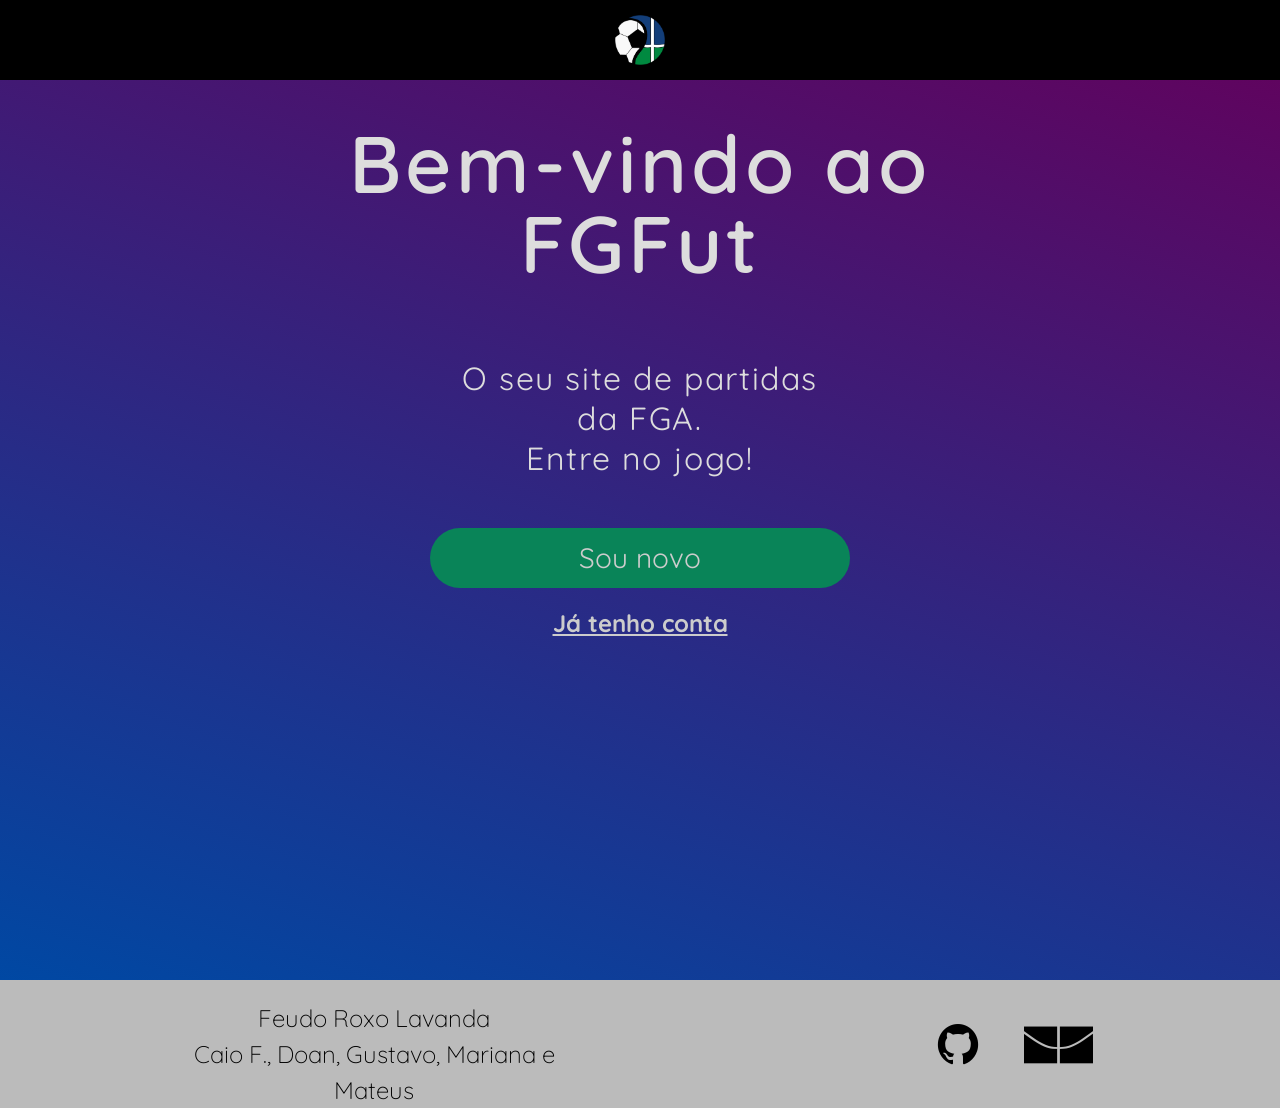
<file: index.html>
<!DOCTYPE html>
<html lang="pt-br">
<head>
    <meta charset="UTF-8">
    <meta http-equiv="X-UA-Compatible" content="IE=edge">
    <meta name="viewport" content="width=device-width, initial-scale=1.0">
    <title>FGFut | Home</title>
    <link rel="stylesheet" href="./static/css/style.css">
    <link rel="stylesheet" href="./static/css/reset.css">
    <link rel="stylesheet" href="./static/css/icons.css">
    <link rel="stylesheet" href="./static/css/media-queries.css">
    <link href="https://cdn.jsdelivr.net/npm/bootstrap@5.2.1/dist/css/bootstrap.min.css" rel="stylesheet" integrity="sha384-iYQeCzEYFbKjA/T2uDLTpkwGzCiq6soy8tYaI1GyVh/UjpbCx/TYkiZhlZB6+fzT" crossorigin="anonymous">
    <link rel="preconnect" href="https://fonts.googleapis.com">
    <link rel="preconnect" href="https://fonts.gstatic.com" crossorigin>
    <link href="https://fonts.googleapis.com/css2?family=Quicksand:wght@300;400;500;600;700&display=swap" rel="stylesheet">
    

</head>
<body>
    <header class="cabecalho">
        <img src="./static/img/logo_final.png" alt="logo do FutebasDS" class="img__logo">
    </header>
    <main class="conteudo-principal">
        <p class="welcome-box fs-0">Bem-vindo ao <br>FGFut</p>
        <p class="description-box fs-2">O seu site de partidas<br> da FGA.<br>Entre no jogo!</p>
        <a href="/cadastro" class="signup__button-homepage text-decoration-none">Sou novo</a>
        <a href="/login" class="login__link">Já tenho conta</a>
    </main>

    <footer class="rodape">
        <p class="members-box fs-4">Feudo Roxo Lavanda<br>Caio F., Doan, Gustavo, Mariana e Mateus</p>
        <div class = "footer__vertical-alignment">
            <a href="https://github.com/FutebasDS/FutJS" aria-label="GitHub da Equipe" class="icon-github_icon text-decoration-none" target="_blank"><i></i></a>
            <i class="icon-unb_icon"></i>
        </div>
    </footer>
    <script src="https://cdn.jsdelivr.net/npm/bootstrap@5.2.1/dist/js/bootstrap.bundle.min.js" integrity="sha384-u1OknCvxWvY5kfmNBILK2hRnQC3Pr17a+RTT6rIHI7NnikvbZlHgTPOOmMi466C8" crossorigin="anonymous"></script>
</body>

</html>
</file>
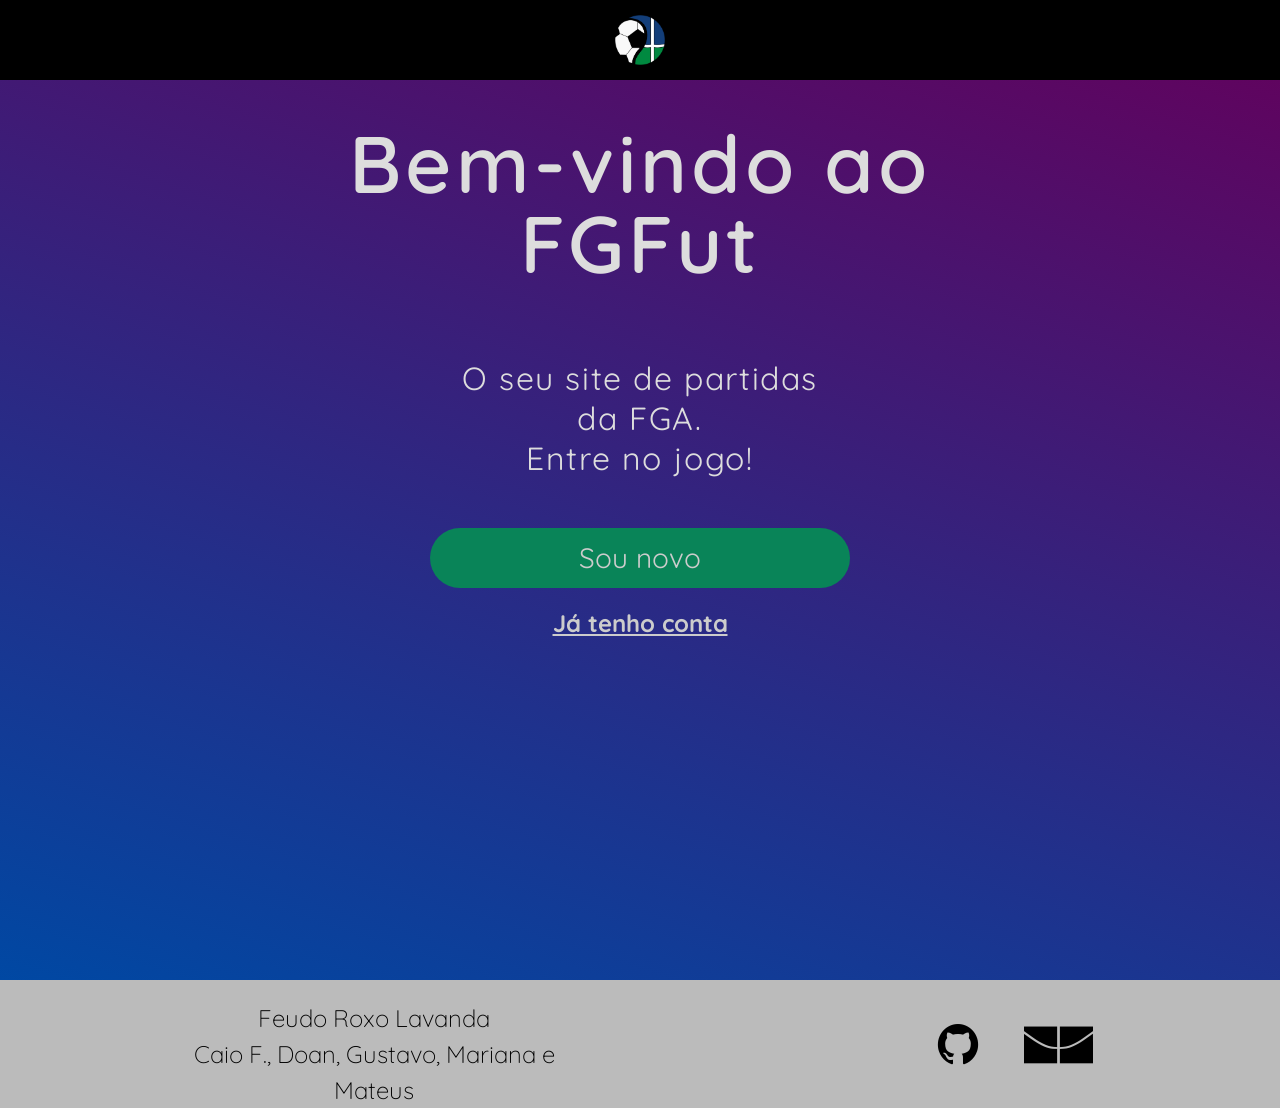
<file: docs/index.html>
<!DOCTYPE html>
<html lang="pt-br">
<head>
    <meta charset="UTF-8">
    <meta http-equiv="X-UA-Compatible" content="IE=edge">
    <meta name="viewport" content="width=device-width, initial-scale=1.0">
    <title>FGFut | Home</title>
    <link rel="stylesheet" href="./static/css/style.css">
    <link rel="stylesheet" href="./static/css/reset.css">
    <link rel="stylesheet" href="./static/css/icons.css">
    <link rel="stylesheet" href="./static/css/media-queries.css">
    <link href="https://cdn.jsdelivr.net/npm/bootstrap@5.2.1/dist/css/bootstrap.min.css" rel="stylesheet" integrity="sha384-iYQeCzEYFbKjA/T2uDLTpkwGzCiq6soy8tYaI1GyVh/UjpbCx/TYkiZhlZB6+fzT" crossorigin="anonymous">
    <link rel="preconnect" href="https://fonts.googleapis.com">
    <link rel="preconnect" href="https://fonts.gstatic.com" crossorigin>
    <link href="https://fonts.googleapis.com/css2?family=Quicksand:wght@300;400;500;600;700&display=swap" rel="stylesheet">
    

</head>
<body>
    <header class="cabecalho">
        <img src="./static/img/logo_final.png" alt="logo do FutebasDS" class="img__logo">
    </header>
    <main class="conteudo-principal">
        <p class="welcome-box fs-0">Bem-vindo ao <br>FGFut</p>
        <p class="description-box fs-2">O seu site de partidas<br> da FGA.<br>Entre no jogo!</p>
        <a href="/FGFut/cadastro" class="signup__button-homepage text-decoration-none">Sou novo</a>
        <a href="/FGFut/login" class="login__link">Já tenho conta</a>
    </main>

    <footer class="rodape">
        <p class="members-box fs-4">Feudo Roxo Lavanda<br>Caio F., Doan, Gustavo, Mariana e Mateus</p>
        <div class = "footer__vertical-alignment">
            <a href="https://github.com/FutebasDS/FutJS" aria-label="GitHub da Equipe" class="icon-github_icon text-decoration-none" target="_blank"><i></i></a>
            <i class="icon-unb_icon"></i>
        </div>
    </footer>
    <script src="https://cdn.jsdelivr.net/npm/bootstrap@5.2.1/dist/js/bootstrap.bundle.min.js" integrity="sha384-u1OknCvxWvY5kfmNBILK2hRnQC3Pr17a+RTT6rIHI7NnikvbZlHgTPOOmMi466C8" crossorigin="anonymous"></script>
</body>

</html>
</file>
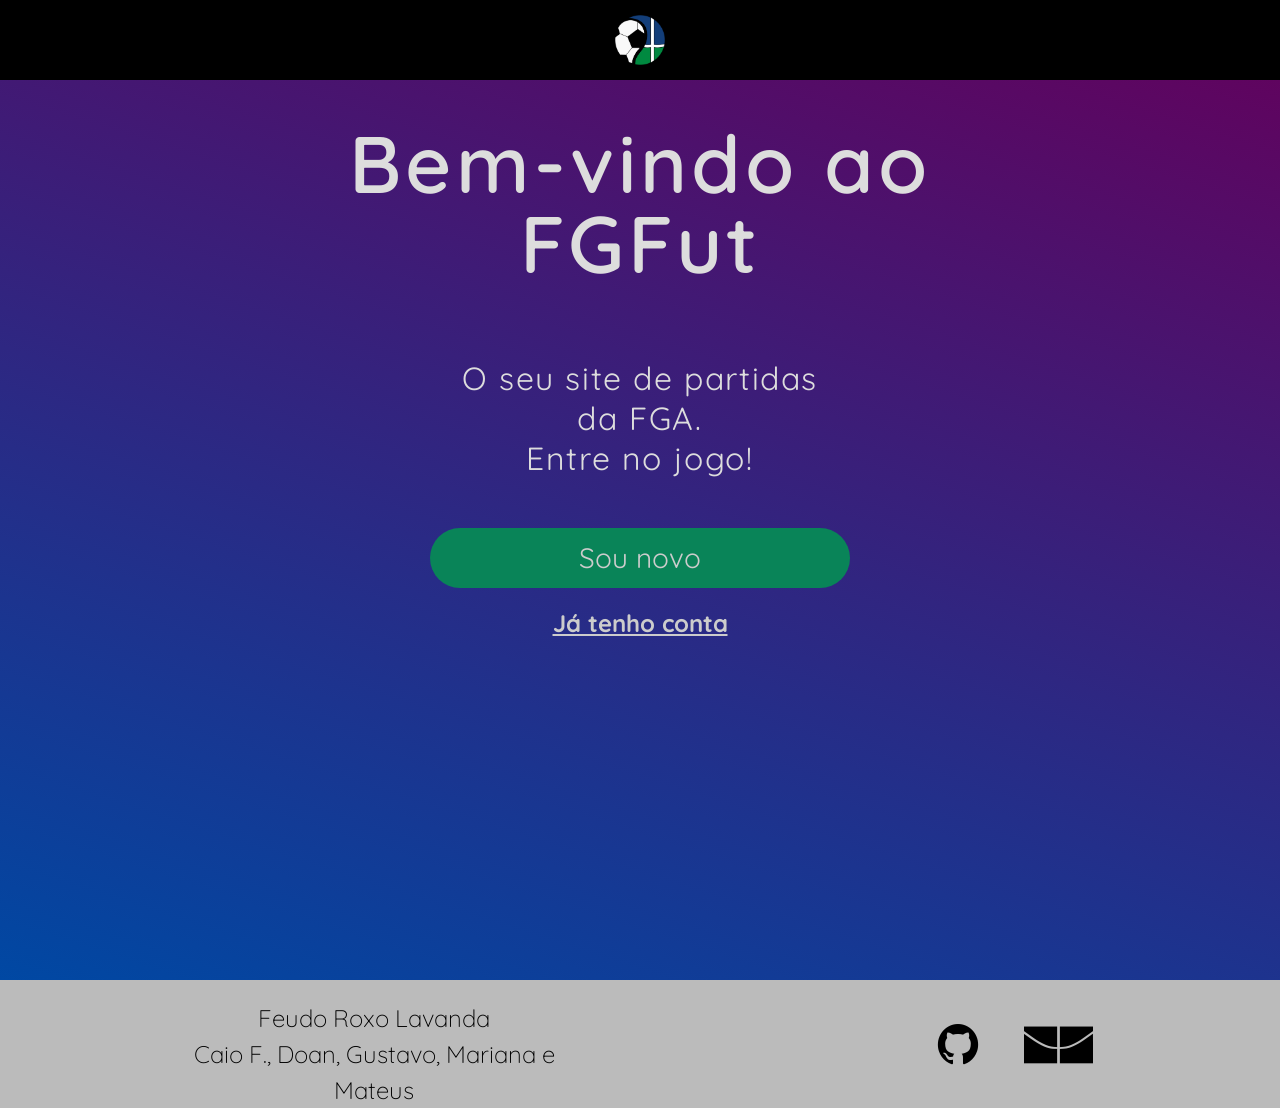
<file: templates/index.html>
<!DOCTYPE html>
<html lang="pt-br">
<head>
    <meta charset="UTF-8">
    <meta http-equiv="X-UA-Compatible" content="IE=edge">
    <meta name="viewport" content="width=device-width, initial-scale=1.0">
    <title>FGFut | Home</title>
    <link rel="stylesheet" href="../static/css/style.css">
    <link rel="stylesheet" href="../static/css/reset.css">
    <link rel="stylesheet" href="../static/css/icons.css">
    <link rel="stylesheet" href="../static/css/media-queries.css">
    <link href="https://cdn.jsdelivr.net/npm/bootstrap@5.2.1/dist/css/bootstrap.min.css" rel="stylesheet" integrity="sha384-iYQeCzEYFbKjA/T2uDLTpkwGzCiq6soy8tYaI1GyVh/UjpbCx/TYkiZhlZB6+fzT" crossorigin="anonymous">
    <link rel="preconnect" href="https://fonts.googleapis.com">
    <link rel="preconnect" href="https://fonts.gstatic.com" crossorigin>
    <link href="https://fonts.googleapis.com/css2?family=Quicksand:wght@300;400;500;600;700&display=swap" rel="stylesheet">
    

</head>
<body>
    <header class="cabecalho">
        <img src="../static/img/logo_final.png" alt="logo do FutebasDS" class="img__logo">
    </header>
    <main class="conteudo-principal">
        <p class="welcome-box fs-0">Bem-vindo ao <br>FGFut</p>
        <p class="description-box fs-2">O seu site de partidas<br> da FGA.<br>Entre no jogo!</p>
        <a href="/FGFut/cadastro" class="signup__button-homepage text-decoration-none">Sou novo</a>
        <a href="/FGFut/login" class="login__link">Já tenho conta</a>
    </main>

    <footer class="rodape">
        <p class="members-box fs-4">Feudo Roxo Lavanda<br>Caio F., Doan, Gustavo, Mariana e Mateus</p>
        <div class = "footer__vertical-alignment">
            <a href="https://github.com/FutebasDS/FutJS" aria-label="GitHub da Equipe" class="icon-github_icon text-decoration-none" target="_blank"><i></i></a>
            <i class="icon-unb_icon"></i>
        </div>
    </footer>
    <script src="https://cdn.jsdelivr.net/npm/bootstrap@5.2.1/dist/js/bootstrap.bundle.min.js" integrity="sha384-u1OknCvxWvY5kfmNBILK2hRnQC3Pr17a+RTT6rIHI7NnikvbZlHgTPOOmMi466C8" crossorigin="anonymous"></script>
</body>

</html>
</file>
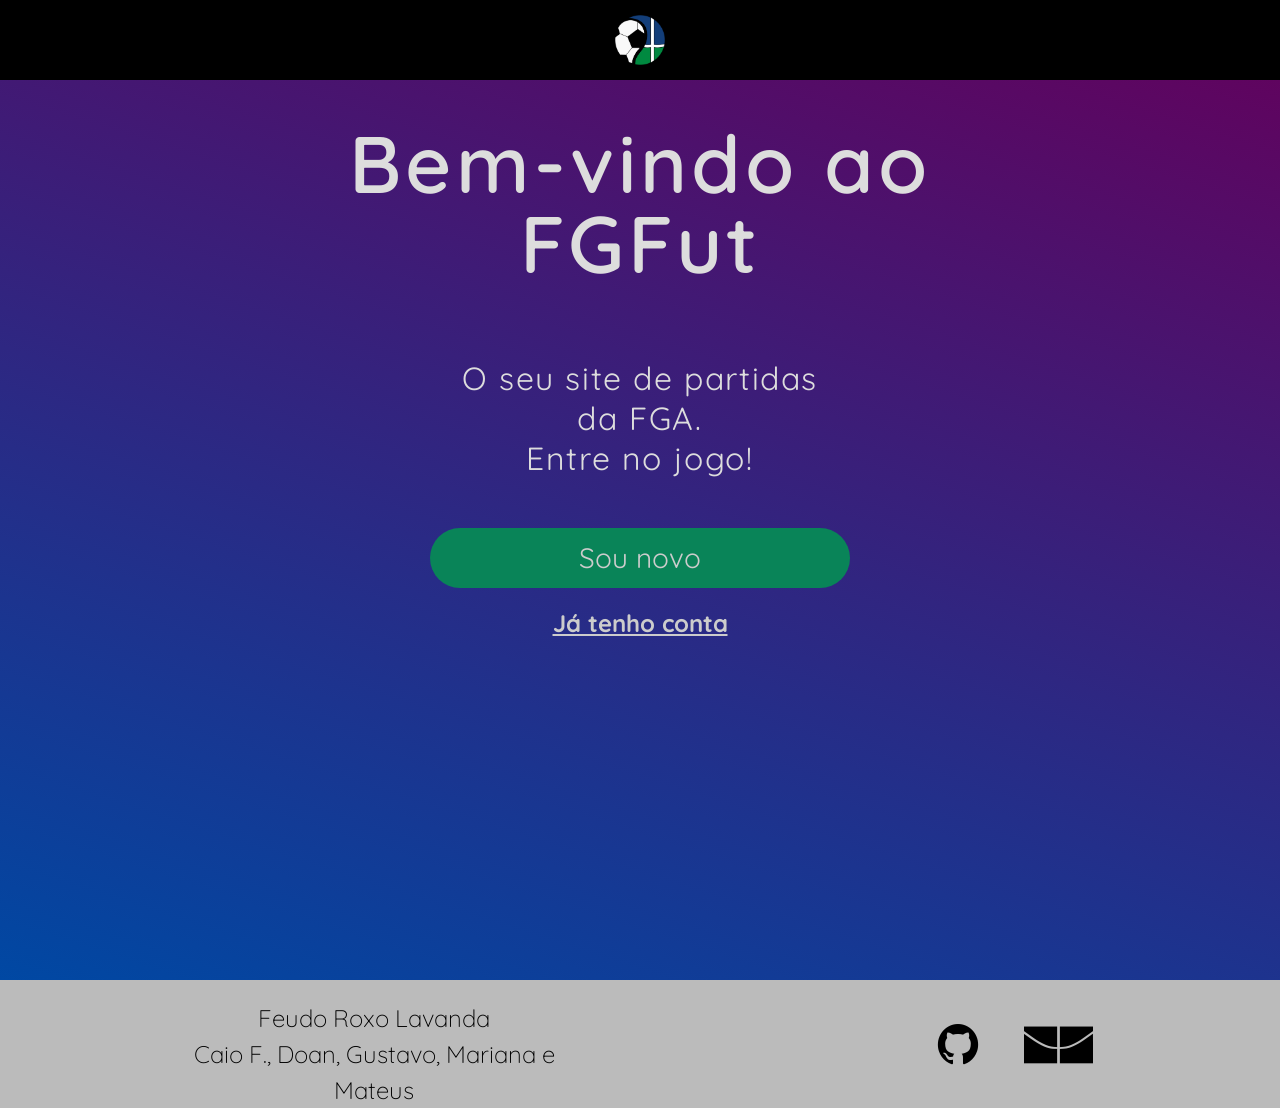
<file: app/templates/index.html>
<!DOCTYPE html>
<html lang="pt-br">
<head>
    <meta charset="UTF-8">
    <meta http-equiv="X-UA-Compatible" content="IE=edge">
    <meta name="viewport" content="width=device-width, initial-scale=1.0">
    <title>FGFut | Home</title>
    <link rel="stylesheet" href="../static/css/style.css">
    <link rel="stylesheet" href="../static/css/reset.css">
    <link rel="stylesheet" href="../static/css/icons.css">
    <link rel="stylesheet" href="../static/css/media-queries.css">
    <link href="https://cdn.jsdelivr.net/npm/bootstrap@5.2.1/dist/css/bootstrap.min.css" rel="stylesheet" integrity="sha384-iYQeCzEYFbKjA/T2uDLTpkwGzCiq6soy8tYaI1GyVh/UjpbCx/TYkiZhlZB6+fzT" crossorigin="anonymous">
    <link rel="preconnect" href="https://fonts.googleapis.com">
    <link rel="preconnect" href="https://fonts.gstatic.com" crossorigin>
    <link href="https://fonts.googleapis.com/css2?family=Quicksand:wght@300;400;500;600;700&display=swap" rel="stylesheet">
    

</head>
<body>
    <header class="cabecalho">
        <img src="../static/img/logo_final.png" alt="logo do FutebasDS" class="img__logo">
    </header>
    <main class="conteudo-principal">
        <p class="welcome-box fs-0">Bem-vindo ao <br>FGFut</p>
        <p class="description-box fs-2">O seu site de partidas<br> da FGA.<br>Entre no jogo!</p>
        <a href="/cadastro" class="signup__button-homepage text-decoration-none">Sou novo</a>
        <a href="/login" class="login__link">Já tenho conta</a>
    </main>

    <footer class="rodape">
        <p class="members-box fs-4">Feudo Roxo Lavanda<br>Caio F., Doan, Gustavo, Mariana e Mateus</p>
        <div class = "footer__vertical-alignment">
            <a href="https://github.com/FutebasDS/FutJS" aria-label="GitHub da Equipe" class="icon-github_icon text-decoration-none" target="_blank"><i></i></a>
            <i class="icon-unb_icon"></i>
        </div>
    </footer>
    <script src="https://cdn.jsdelivr.net/npm/bootstrap@5.2.1/dist/js/bootstrap.bundle.min.js" integrity="sha384-u1OknCvxWvY5kfmNBILK2hRnQC3Pr17a+RTT6rIHI7NnikvbZlHgTPOOmMi466C8" crossorigin="anonymous"></script>
</body>

</html>
</file>
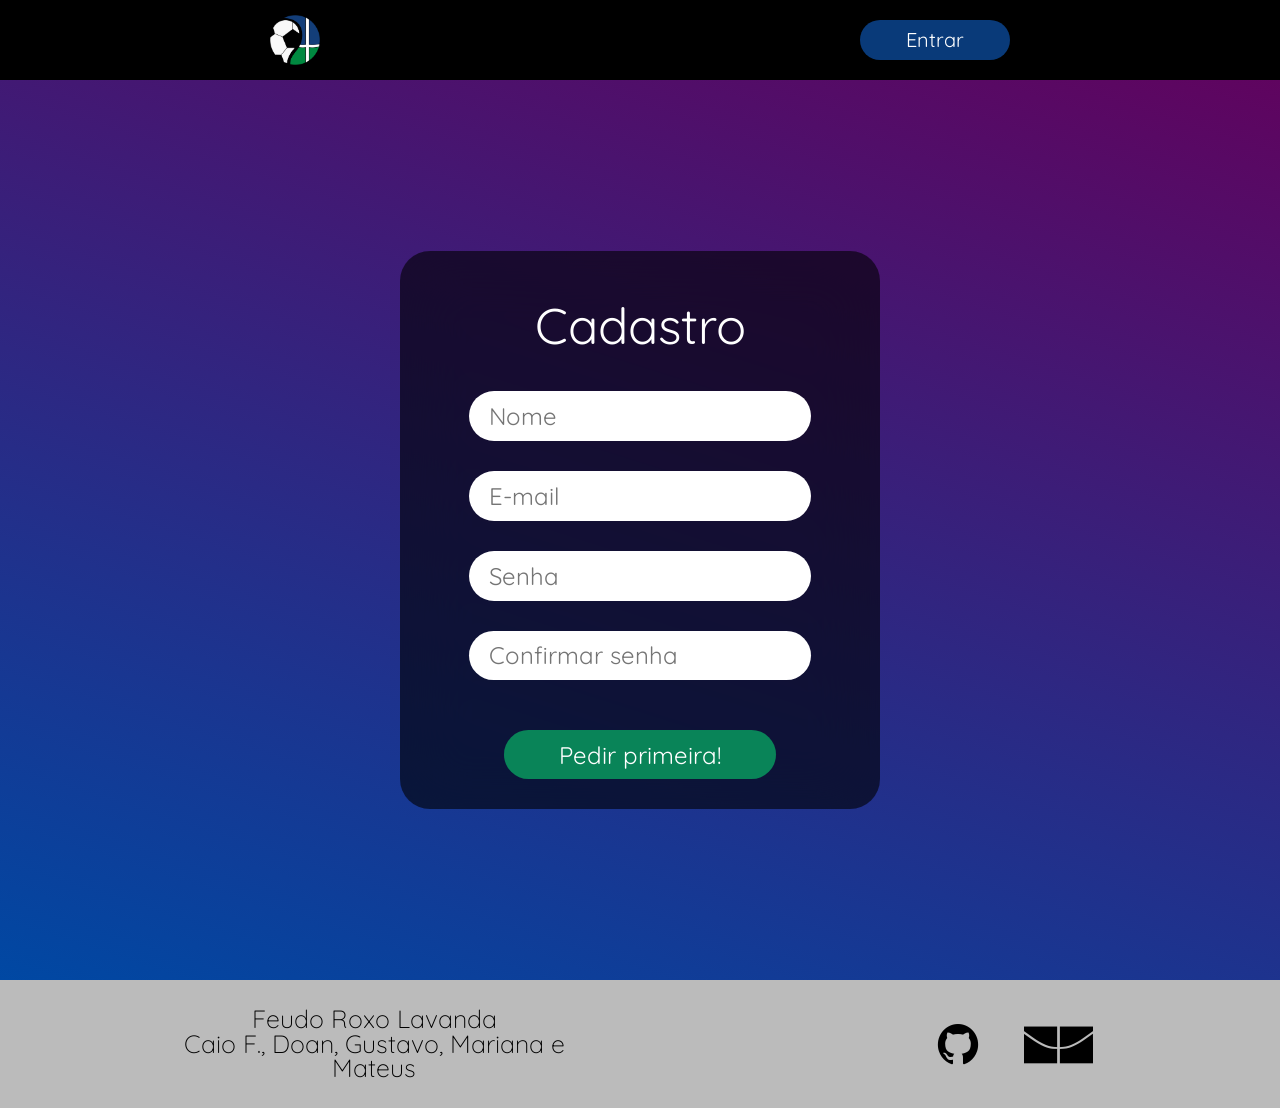
<file: cadastro.html>
<!DOCTYPE html>
<html lang="pt-br">
<head>
    <meta charset="UTF-8">
    <meta http-equiv="X-UA-Compatible" content="IE=edge">
    <meta name="viewport" content="width=device-width, initial-scale=1.0">
    <title>FGFut | Sign Up</title>
    <link rel="stylesheet" href="./static/css/style.css">
    <link rel="stylesheet" href="./static/css/reset.css">
    <link rel="stylesheet" href="./static/css/icons.css">
    <link rel="stylesheet" href="./static/css/media-queries.css">
    <link rel="preconnect" href="https://fonts.googleapis.com">
    <link rel="preconnect" href="https://fonts.gstatic.com" crossorigin>
    <link href="https://fonts.googleapis.com/css2?family=Quicksand:wght@300;400;500;600;700&display=swap" rel="stylesheet">

</head>
<body>
    <header class="cabecalho">
        <img src="./static/img/logo_final.png" alt="logo do FutebasDS" class="img__logo">
        <a href="/login" class="cabecalho__signin">Entrar</a>
    </header>

    <main class="cadastro__conteudo-principal">
            
            <form class="form__container-signup">
                <h1 class="titulo__signup">Cadastro</h1>
                <input type="text" placeholder="Nome" class="input__cadastro-nome" id="input__cadastro-nome">
                <span class="span-required">O nome deve ter no mínimo 3 caracteres</span>
                <input type="email" placeholder="E-mail" class="input__cadastro-email" id="input__cadastro-email">
                <span class="span-required">Digite um e-mail válido</span>
                <input  type="password" placeholder="Senha" class="input__cadastro-senha" id="input__cadastro-password">
                <span class="span-required">A senha deve conter no mínimo 8 caracteres</span>
                <input  type="password" placeholder="Confirmar senha" class="input__cadastro-confirmasenha" id="input__cadastro-confirmapassword">
                <span class="span-required">As senhas devem ser iguais</span>
                <a href="partidas.html" class="button__signup" id="button__signup">Pedir primeira!</a>
            </form>
    </main>

    <footer class="rodape">
        <p class="members-box">Feudo Roxo Lavanda<br>Caio F., Doan, Gustavo, Mariana e Mateus</p>
        <div class = "footer__vertical-alignment">
            <a href="https://github.com/FutebasDS/FutJS" aria-label="GitHub da Equipe" class="icon-github_icon text-decoration-none" target="_blank"><i></i></a>
            <i class="icon-unb_icon"></i>
        </div>
    </footer>

    <script src="./static/js/cadastro.js"></script>
    
</body>
</html>
</file>
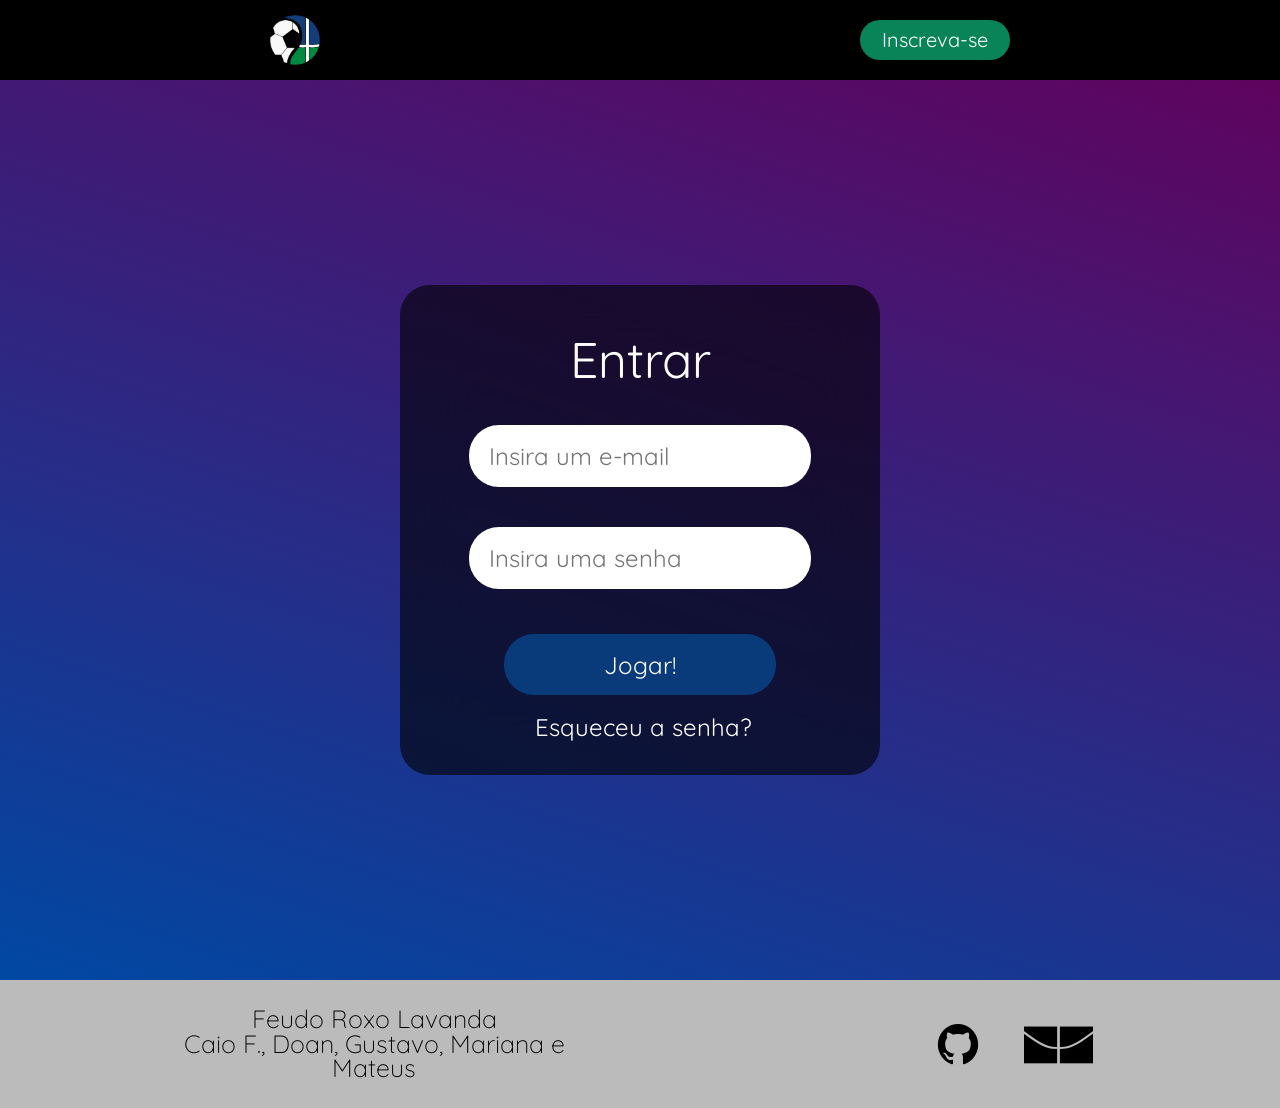
<file: login.html>
<!DOCTYPE html>
<html lang="pt-br">
<head>
    <meta charset="UTF-8">
    <meta http-equiv="X-UA-Compatible" content="IE=edge">
    <meta name="viewport" content="width=device-width, initial-scale=1.0">
    <title>FGFut | Sign In</title>
    <link rel="stylesheet" href="./static/css/style.css">
    <link rel="stylesheet" href="./static/css/reset.css">
    <link rel="stylesheet" href="./static/css/icons.css">
    <link rel="stylesheet" href="./static/css/media-queries.css">
    <link rel="preconnect" href="https://fonts.googleapis.com">
    <link rel="preconnect" href="https://fonts.gstatic.com" crossorigin>
    <link href="https://fonts.googleapis.com/css2?family=Quicksand:wght@300;400;500;600;700&display=swap" rel="stylesheet">

</head>
<body>
    <header class="cabecalho">
        <a href = "/homepage"><img src="./static/img/logo_final.png" alt="logo do FutebasDS" class="img__logo"></a>
        <a href="/cadastro" class="cabecalho__signup">Inscreva-se</a>
    </header>

    <main class="conteudo-principal">
            <form class="login__form" action = "logar" method = "POST">
                <h1 class="login__titulo">Entrar</h1>
                <input type="email" name="email" placeholder="Insira um e-mail" class="login__input-email" id="input-login__email">
                <input  type="password" name ="senha" placeholder="Insira uma senha" class="login__input-password" id="input-login__password">
                <button class="login__button" id="login__button">Jogar!</button>
                <a href="recovery.html" class="login__recovery">Esqueceu a senha?</a>
            </form>
    </main>

    <footer class="rodape">
        <p class="members-box">Feudo Roxo Lavanda<br>Caio F., Doan, Gustavo, Mariana e Mateus</p>
        <div class = "footer__vertical-alignment">
            <a href="https://github.com/FutebasDS/FutJS" aria-label="GitHub da Equipe" class="icon-github_icon text-decoration-none" target="_blank"><i></i></a>
            <i class="icon-unb_icon"></i>
        </div>
    </footer>
    <script src="./static/js/login.js"></script>
</body>
</html>
</file>
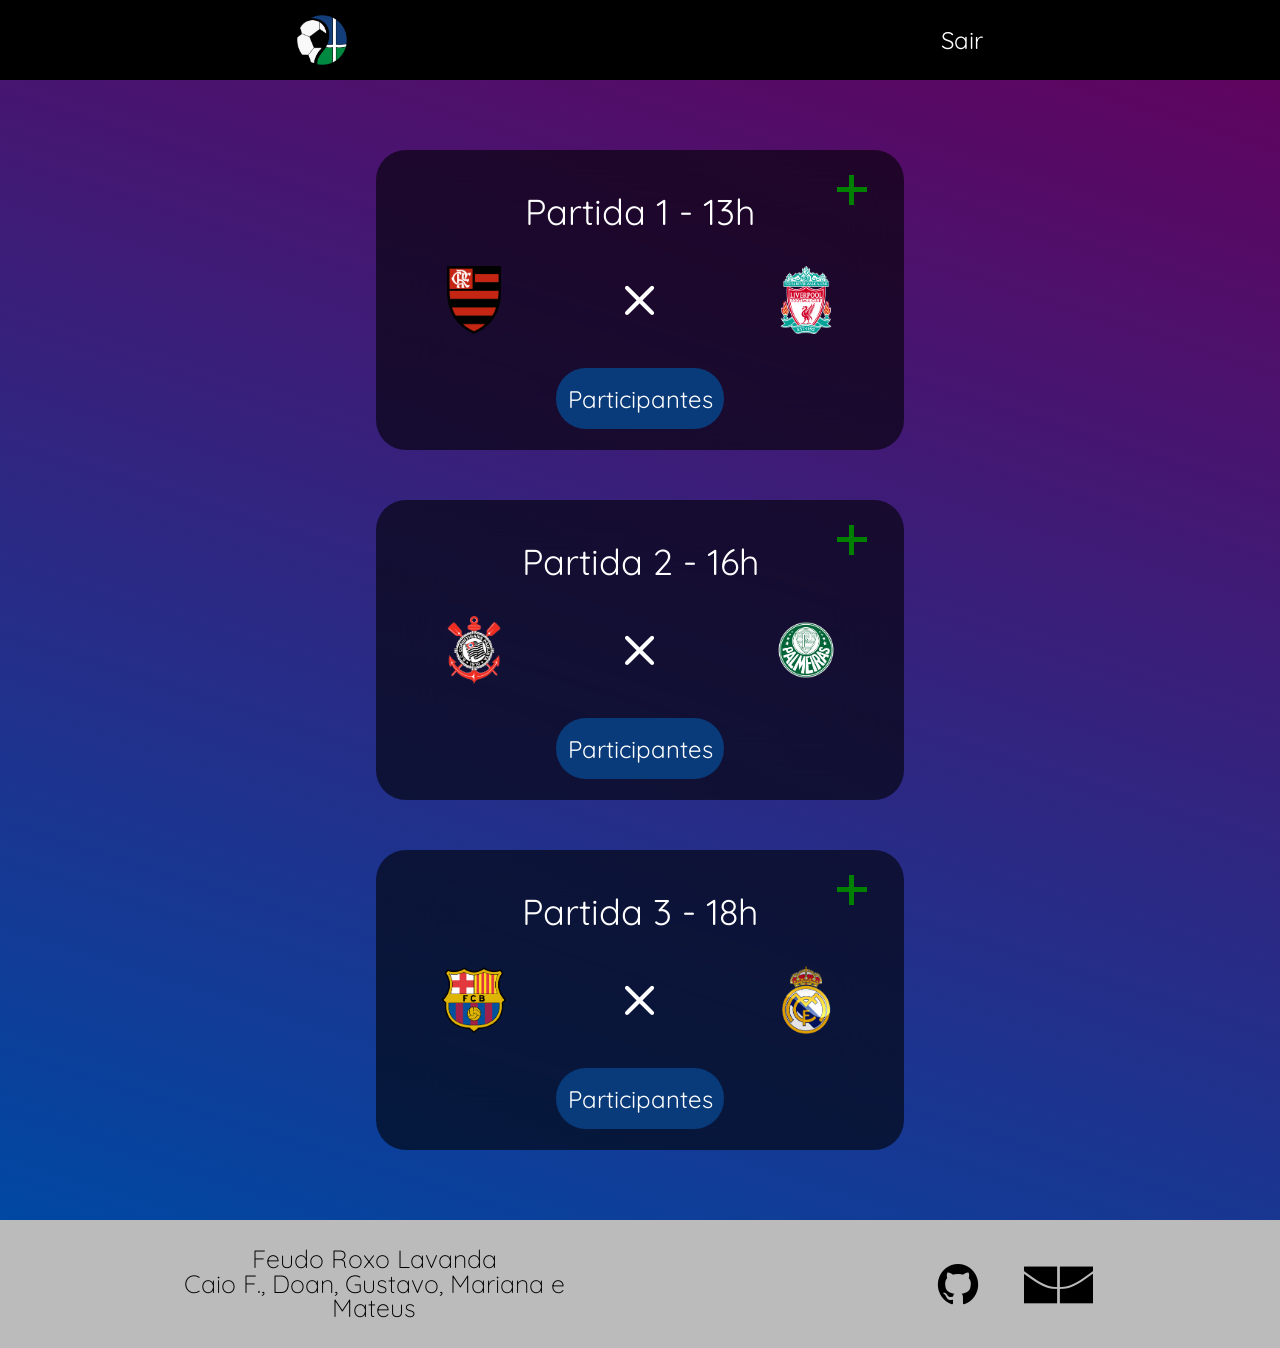
<file: partidas.html>
<!DOCTYPE html>
<html lang="pt-br">
<head>
    <meta charset="UTF-8">
    <meta http-equiv="X-UA-Compatible" content="IE=edge">
    <meta name="viewport" content="width=device-width, initial-scale=1.0">
    <title>FGFut | Partidas</title>
    <link rel="stylesheet" href="./static/css/style.css">
    <link rel="stylesheet" href="./static/css/reset.css">
    <link rel="stylesheet" href="./static/css/icons.css">
    <link rel="stylesheet" href="./static/css/media-queries.css">
    <link rel="preconnect" href="https://fonts.googleapis.com">
    <link rel="preconnect" href="https://fonts.gstatic.com" crossorigin>
    <link href="https://fonts.googleapis.com/css2?family=Quicksand:wght@300;400;500;600;700&display=swap" rel="stylesheet">

</head>
<body>
    <header>
            <nav class="cabecalho__partidas">
                <img src="./static/img/logo_final.png" alt="logo do FutebasDS" class="img__logo">
                <a href="/login" class="home__link">Sair</a>
            </nav>
    </header>
    <main class="conteudo-principal__partidas">
        <div class="match__container-first">
            <h2>Partida 1 - 13h</h2>
            <img src="./static/img/mengo.png" alt="Logo Do Flamengo" class="mengo__icon">
            <i class="icon-x_icon"></i>
            <img src="./static/img/liverpool.png" alt="Logo Do Liverpool" class="liverpool__icon">
            <button id="btn-partidas-first"><span id="mais__state-first"></span></button>
           
           
            <!--Botão participantes-->
            <button  onclick ="abreDiv1()" class="button__participantes" id="button__participantes"> Participantes </button>
            <div  class="parentbox1" sytle="none">
                <button  onclick="fechaDiv1()" class="fechar__div1">
                    <span class="fechar__xis"></span>
                </button>
                <div class="modal1 ">
                    <table>
                        <thead>
                             <tr>
                                 <td>Flamengo</td>
                                 <td>Liverpool</td>
                             </tr>
                        </thead>
                        <tbody>
                             <tr>
                                 <td>Player1</td>
                                 <td>Player1</td>
                             </tr>
                             <tr>
                                 <td>Player2</td>
                                 <td>Player2</td>
                             </tr>
                             <tr>
                                 <td>Player3</td>
                                 <td>Player3</td>
                             </tr>
                             <tr>
                                 <td>Player4</td>
                                 <td>Player4</td>
                             </tr>
                             <tr>
                                 <td>Player5</td>
                                 <td>Player5</td>
                             </tr>
                        </tbody>
                     </table>
                </div>
            </div>
        
        
            <!--Fechamento da divgrande-->
        </div>
        
        
        
        <div class="match__container-second">
            <h2>Partida 2 - 16h</h2>
            <img src="./static/img/curinthia.png" alt="Logo Do Corinthias" class="curinthia__icon">
            <i class="icon-x_icon"></i>
            <img src="./static/img/palmeira.png" alt="Logo Do Palmeiras" class="palmeira__icon">
            <button id="btn-partidas-second"><span id="mais__state-second"></span></button>
            <button  onclick ="abreDiv2()" class="button__participantes2" id="button__participantes2"> Participantes </button>
            <div  class="parentbox2" sytle="none">
                <button onclick="fechaDiv2()" class="fechar__div2">
                    <span class="fechar__xis"></span>
                </button>
                <div class="modal3">
                    <table>
                        <thead>
                             <tr>
                                 <td>Corinthias</td>
                                 <td>Palmeiras</td>
                             </tr>
                        </thead>
                        <tbody>
                             <tr>
                                 <td>Player1</td>
                                 <td>Player1</td>
                             </tr>
                             <tr>
                                 <td>Player2</td>
                                 <td>Player2</td>
                             </tr>
                             <tr>
                                 <td>Player3</td>
                                 <td>Player3</td>
                             </tr>
                             <tr>
                                 <td>Player4</td>
                                 <td>Player4</td>
                             </tr>
                             <tr>
                                 <td>Player5</td>
                                 <td>Player5</td>
                             </tr>
                        </tbody>
                     </table>
                </div>
            </div>
        </div>
            
            
        
        <div class="match__container-third">
            <h2>Partida 3 - 18h</h2>
            <img src="./static/img/barca.png" alt="Logo Do Barcelona" class="barca__icon">
            <i class="icon-x_icon"></i>
            <img src="./static/img/real.png" alt="Logo Do Real Madrid" class="real__icon">
            <button id="btn-partidas-third"><span id="mais__state-third"></span></button>
            
            <button  onclick ="abreDiv3()" class="button__participantes3" id="button__participantes3"> Participantes </button>
            <div  class="parentbox3" sytle="none">
                <button  onclick="fechaDiv3()" class="fechar__div3">
                    <span class="fechar__xis"></span>
                </button>
                
                <div class="modal5">
                    <table>
                        <thead>
                             <tr>
                                 <td>Barcelona</td>
                                 <td>Real Madrid</td>
                             </tr>
                        </thead>
                        <tbody>
                             <tr>
                                 <td>Player1</td>
                                 <td>Player1</td>
                             </tr>
                             <tr>
                                 <td>Player2</td>
                                 <td>Player2</td>
                             </tr>
                             <tr>
                                 <td>Player3</td>
                                 <td>Player3</td>
                             </tr>
                             <tr>
                                 <td>Player4</td>
                                 <td>Player4</td>
                             </tr>
                             <tr>
                                 <td>Player5</td>
                                 <td>Player5</td>
                             </tr>
                        </tbody>
                     </table>
                </div>
            </div>
        </div>
       
    </main>

    <footer class="rodape">
        <p class="members-box">Feudo Roxo Lavanda<br>Caio F., Doan, Gustavo, Mariana e Mateus</p>
        <div class = "footer__vertical-alignment">
            <a href="https://github.com/FutebasDS/FutJS" aria-label="GitHub da Equipe" class="icon-github_icon text-decoration-none" target="_blank"><i></i></a>
            <i class="icon-unb_icon"></i>
        </div>
    </footer>
</body>
<script src="./static/js/main.js"></script>
<script src="./static/js/modals.js"></script>
</html>
</file>
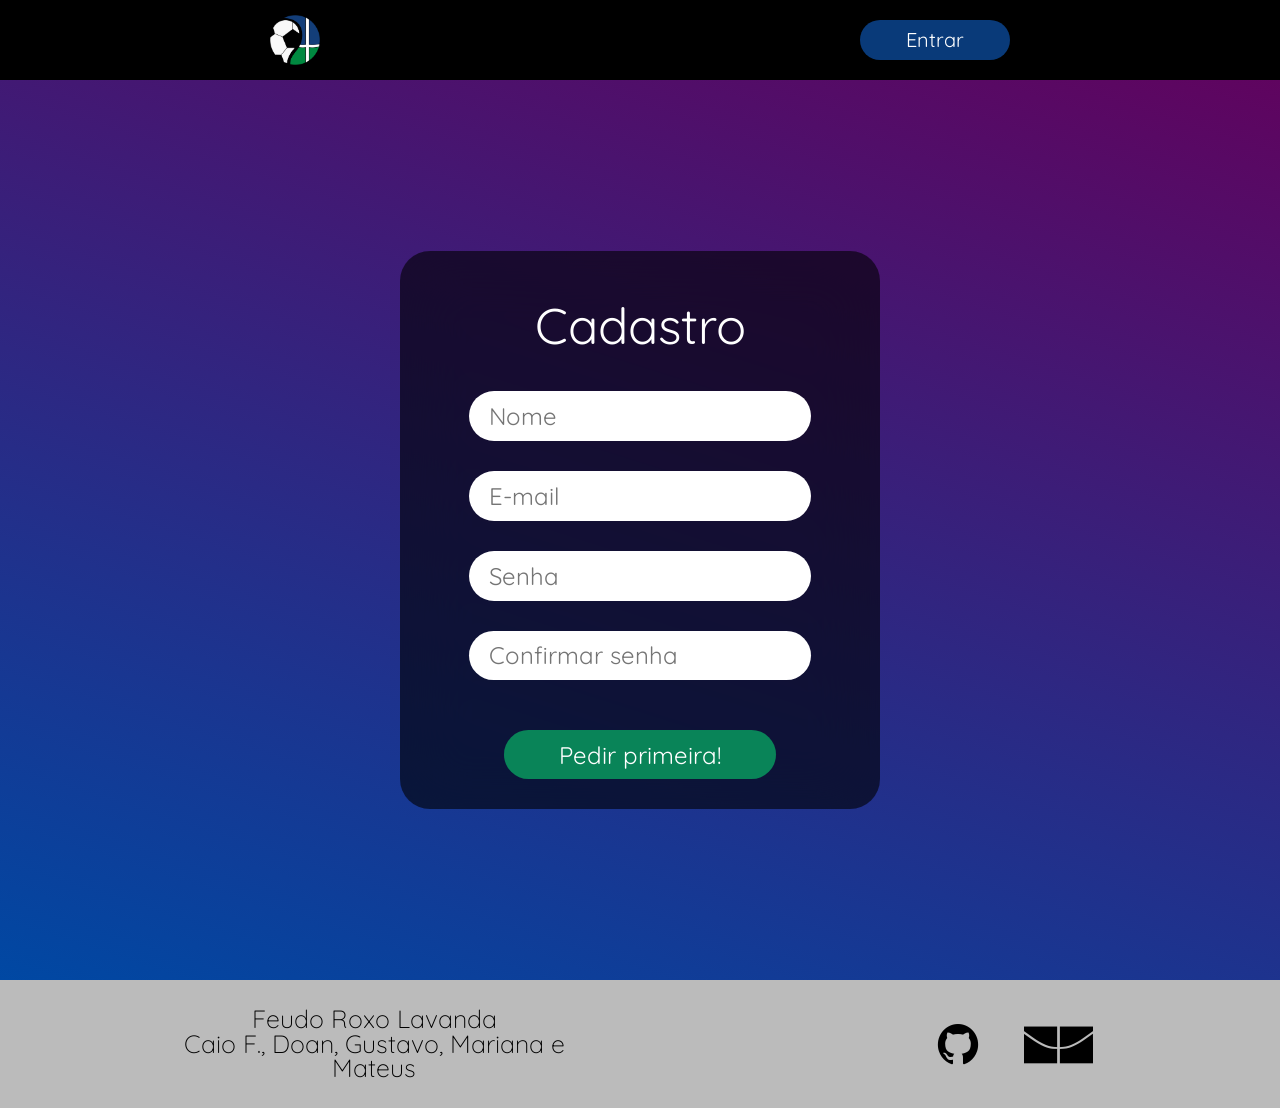
<file: docs/cadastro.html>
<!DOCTYPE html>
<html lang="pt-br">
<head>
    <meta charset="UTF-8">
    <meta http-equiv="X-UA-Compatible" content="IE=edge">
    <meta name="viewport" content="width=device-width, initial-scale=1.0">
    <title>FGFut | Sign Up</title>
    <link rel="stylesheet" href="./static/css/style.css">
    <link rel="stylesheet" href="./static/css/reset.css">
    <link rel="stylesheet" href="./static/css/icons.css">
    <link rel="stylesheet" href="./static/css/media-queries.css">
    <link rel="preconnect" href="https://fonts.googleapis.com">
    <link rel="preconnect" href="https://fonts.gstatic.com" crossorigin>
    <link href="https://fonts.googleapis.com/css2?family=Quicksand:wght@300;400;500;600;700&display=swap" rel="stylesheet">

</head>
<body>
    <header class="cabecalho">
        <img src="./static/img/logo_final.png" alt="logo do FutebasDS" class="img__logo">
        <a href="/FGFut/login" class="cabecalho__signin">Entrar</a>
    </header>

    <main class="cadastro__conteudo-principal">
            
            <form class="form__container-signup">
                <h1 class="titulo__signup">Cadastro</h1>
                <input type="text" placeholder="Nome" class="input__cadastro-nome" id="input__cadastro-nome">
                <span class="span-required">O nome deve ter no mínimo 3 caracteres</span>
                <input type="email" placeholder="E-mail" class="input__cadastro-email" id="input__cadastro-email">
                <span class="span-required">Digite um e-mail válido</span>
                <input  type="password" placeholder="Senha" class="input__cadastro-senha" id="input__cadastro-password">
                <span class="span-required">A senha deve conter no mínimo 8 caracteres</span>
                <input  type="password" placeholder="Confirmar senha" class="input__cadastro-confirmasenha" id="input__cadastro-confirmapassword">
                <span class="span-required">As senhas devem ser iguais</span>
                <a href="partidas.html" class="button__signup" id="button__signup">Pedir primeira!</a>
            </form>
    </main>

    <footer class="rodape">
        <p class="members-box">Feudo Roxo Lavanda<br>Caio F., Doan, Gustavo, Mariana e Mateus</p>
        <div class = "footer__vertical-alignment">
            <a href="https://github.com/FutebasDS/FutJS" aria-label="GitHub da Equipe" class="icon-github_icon text-decoration-none" target="_blank"><i></i></a>
            <i class="icon-unb_icon"></i>
        </div>
    </footer>

    <script src="./static/js/cadastro.js"></script>
    
</body>
</html>
</file>
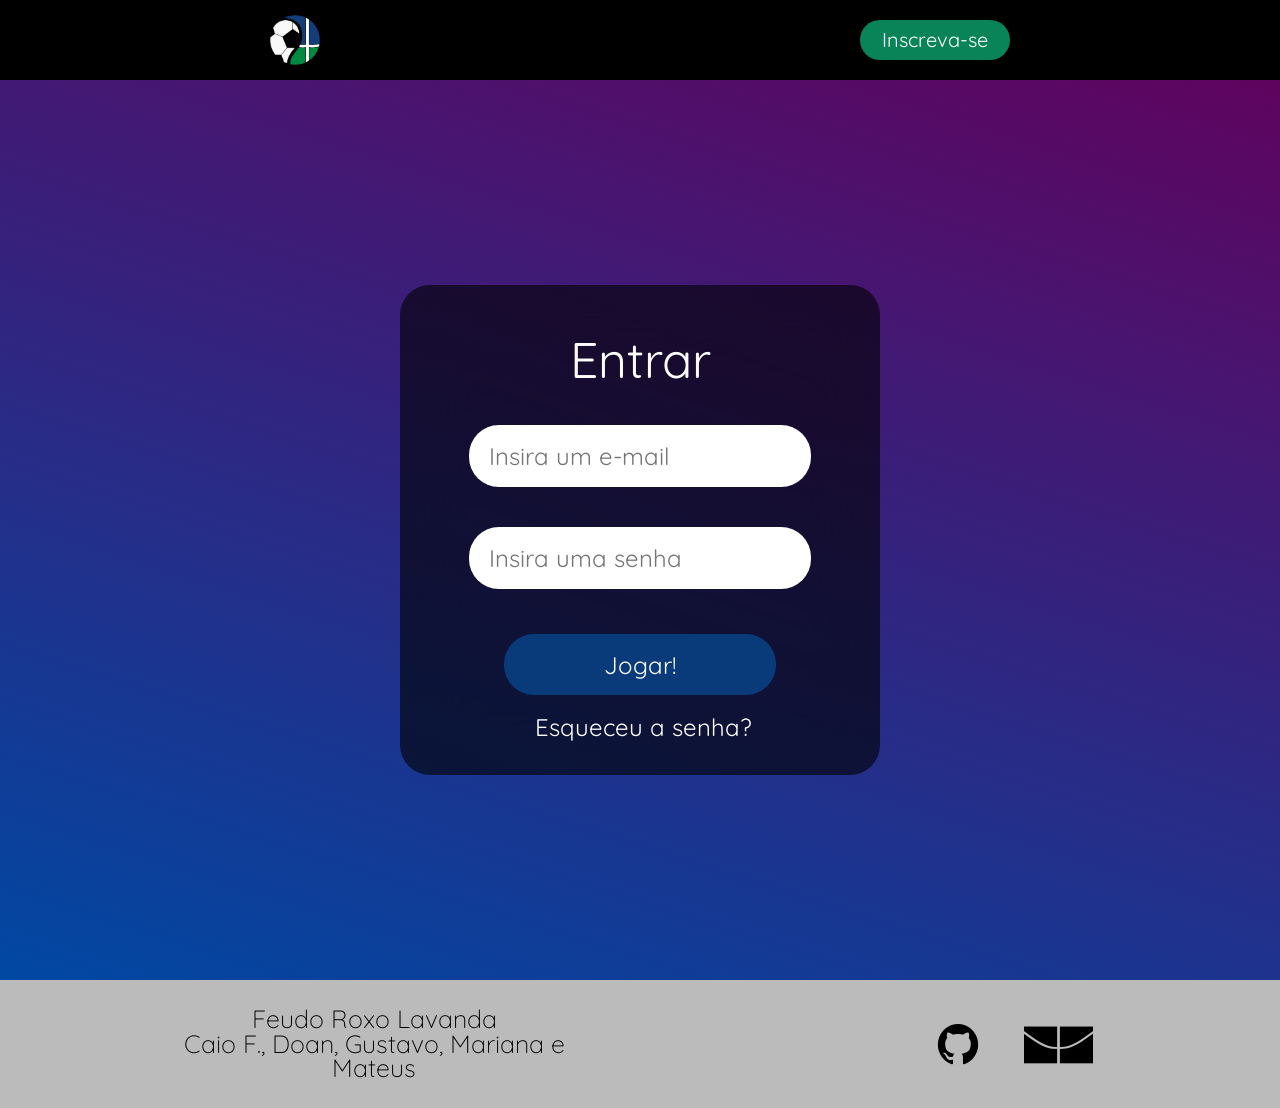
<file: docs/login.html>
<!DOCTYPE html>
<html lang="pt-br">
<head>
    <meta charset="UTF-8">
    <meta http-equiv="X-UA-Compatible" content="IE=edge">
    <meta name="viewport" content="width=device-width, initial-scale=1.0">
    <title>FGFut | Sign In</title>
    <link rel="stylesheet" href="./static/css/style.css">
    <link rel="stylesheet" href="./static/css/reset.css">
    <link rel="stylesheet" href="./static/css/icons.css">
    <link rel="stylesheet" href="./static/css/media-queries.css">
    <link rel="preconnect" href="https://fonts.googleapis.com">
    <link rel="preconnect" href="https://fonts.gstatic.com" crossorigin>
    <link href="https://fonts.googleapis.com/css2?family=Quicksand:wght@300;400;500;600;700&display=swap" rel="stylesheet">

</head>
<body>
    <header class="cabecalho">
        <a href = "/FGFut"><img src="./static/img/logo_final.png" alt="logo do FutebasDS" class="img__logo"></a>
        <a href="/FGFut/cadastro" class="cabecalho__signup">Inscreva-se</a>
    </header>

    <main class="conteudo-principal">
            <form class="login__form" action = "logar" method = "POST">
                <h1 class="login__titulo">Entrar</h1>
                <input type="email" name="email" placeholder="Insira um e-mail" class="login__input-email" id="input-login__email">
                <input  type="password" name ="senha" placeholder="Insira uma senha" class="login__input-password" id="input-login__password">
                <button class="login__button" id="login__button">Jogar!</button>
                <a href="recovery.html" class="login__recovery">Esqueceu a senha?</a>
            </form>
    </main>

    <footer class="rodape">
        <p class="members-box">Feudo Roxo Lavanda<br>Caio F., Doan, Gustavo, Mariana e Mateus</p>
        <div class = "footer__vertical-alignment">
            <a href="https://github.com/FutebasDS/FutJS" aria-label="GitHub da Equipe" class="icon-github_icon text-decoration-none" target="_blank"><i></i></a>
            <i class="icon-unb_icon"></i>
        </div>
    </footer>
    <script src="./static/js/login.js"></script>
</body>
</html>
</file>
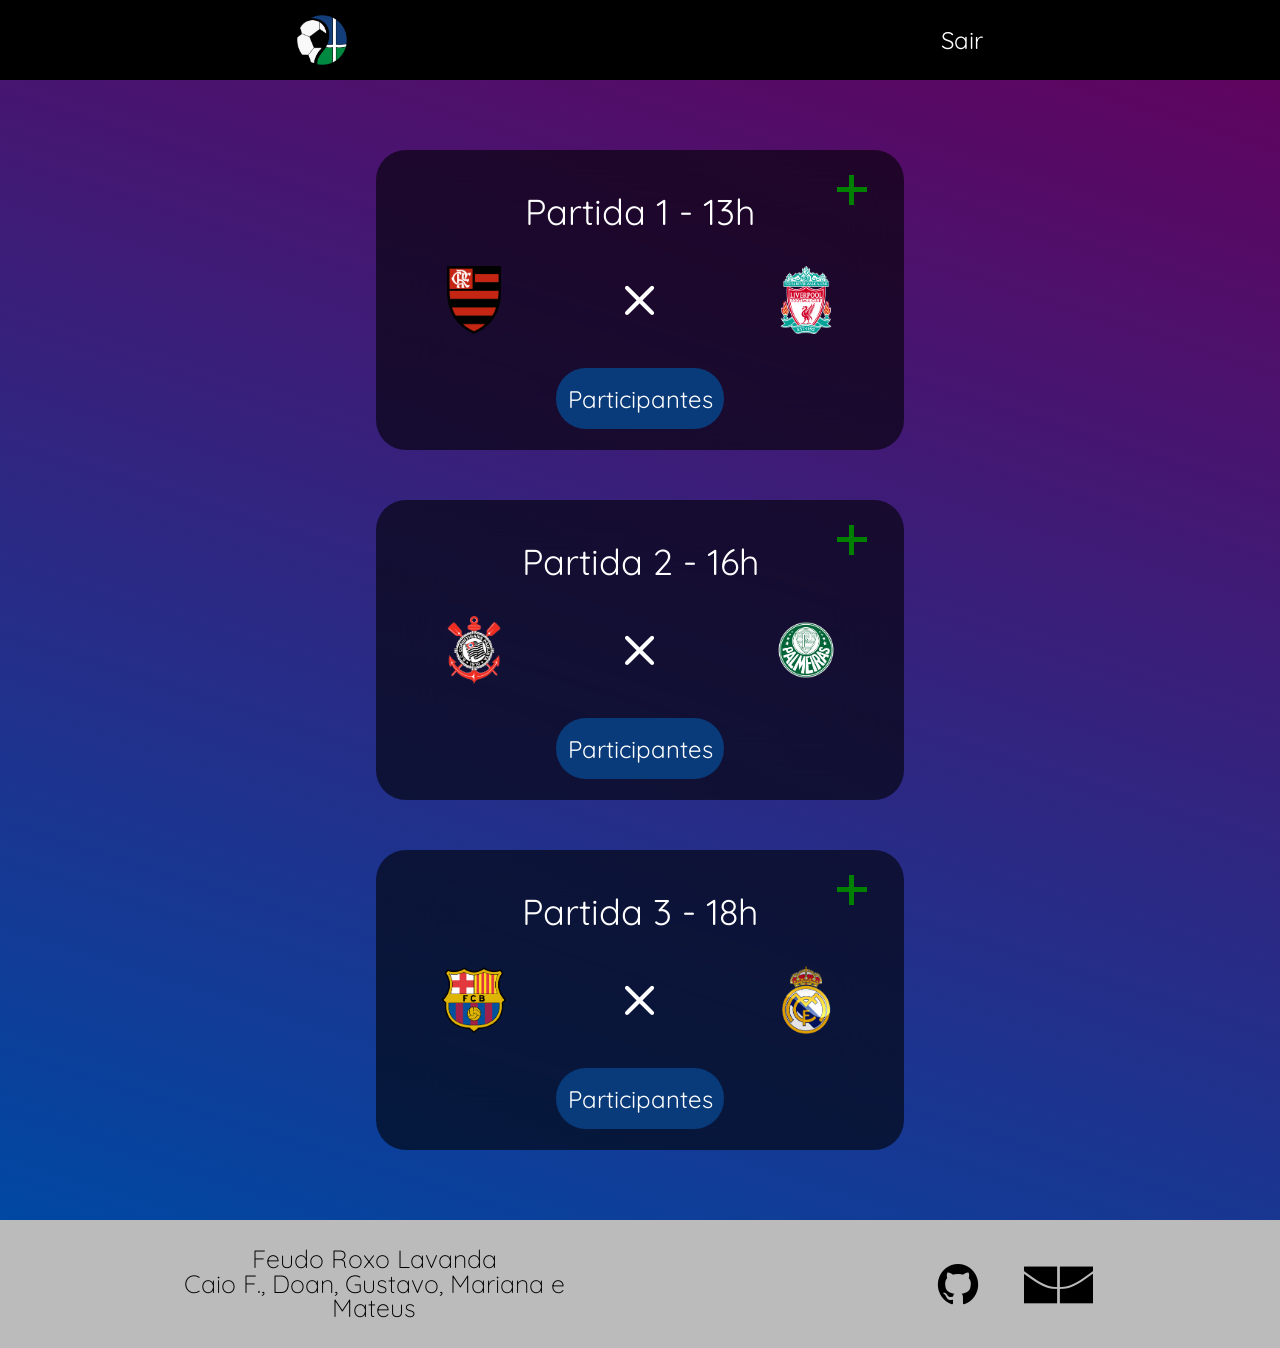
<file: docs/partidas.html>
<!DOCTYPE html>
<html lang="pt-br">
<head>
    <meta charset="UTF-8">
    <meta http-equiv="X-UA-Compatible" content="IE=edge">
    <meta name="viewport" content="width=device-width, initial-scale=1.0">
    <title>FGFut | Partidas</title>
    <link rel="stylesheet" href="./static/css/style.css">
    <link rel="stylesheet" href="./static/css/reset.css">
    <link rel="stylesheet" href="./static/css/icons.css">
    <link rel="stylesheet" href="./static/css/media-queries.css">
    <link rel="preconnect" href="https://fonts.googleapis.com">
    <link rel="preconnect" href="https://fonts.gstatic.com" crossorigin>
    <link href="https://fonts.googleapis.com/css2?family=Quicksand:wght@300;400;500;600;700&display=swap" rel="stylesheet">

</head>
<body>
    <header>
            <nav class="cabecalho__partidas">
                <img src="./static/img/logo_final.png" alt="logo do FutebasDS" class="img__logo">
                <a href="/FGFut/login" class="home__link">Sair</a>
            </nav>
    </header>
    <main class="conteudo-principal__partidas">
        <div class="match__container-first">
            <h2>Partida 1 - 13h</h2>
            <img src="./static/img/mengo.png" alt="Logo Do Flamengo" class="mengo__icon">
            <i class="icon-x_icon"></i>
            <img src="./static/img/liverpool.png" alt="Logo Do Liverpool" class="liverpool__icon">
            <button id="btn-partidas-first"><span id="mais__state-first"></span></button>
           
           
            <!--Botão participantes-->
            <button  onclick ="abreDiv1()" class="button__participantes" id="button__participantes"> Participantes </button>
            <div  class="parentbox1" sytle="none">
                <button  onclick="fechaDiv1()" class="fechar__div1">
                    <span class="fechar__xis"></span>
                </button>
                <div class="modal1 ">
                    <table>
                        <thead>
                             <tr>
                                 <td>Flamengo</td>
                                 <td>Liverpool</td>
                             </tr>
                        </thead>
                        <tbody>
                             <tr>
                                 <td>Player1</td>
                                 <td>Player1</td>
                             </tr>
                             <tr>
                                 <td>Player2</td>
                                 <td>Player2</td>
                             </tr>
                             <tr>
                                 <td>Player3</td>
                                 <td>Player3</td>
                             </tr>
                             <tr>
                                 <td>Player4</td>
                                 <td>Player4</td>
                             </tr>
                             <tr>
                                 <td>Player5</td>
                                 <td>Player5</td>
                             </tr>
                        </tbody>
                     </table>
                </div>
            </div>
        
        
            <!--Fechamento da divgrande-->
        </div>
        
        
        
        <div class="match__container-second">
            <h2>Partida 2 - 16h</h2>
            <img src="./static/img/curinthia.png" alt="Logo Do Corinthias" class="curinthia__icon">
            <i class="icon-x_icon"></i>
            <img src="./static/img/palmeira.png" alt="Logo Do Palmeiras" class="palmeira__icon">
            <button id="btn-partidas-second"><span id="mais__state-second"></span></button>
            <button  onclick ="abreDiv2()" class="button__participantes2" id="button__participantes2"> Participantes </button>
            <div  class="parentbox2" sytle="none">
                <button onclick="fechaDiv2()" class="fechar__div2">
                    <span class="fechar__xis"></span>
                </button>
                <div class="modal3">
                    <table>
                        <thead>
                             <tr>
                                 <td>Corinthias</td>
                                 <td>Palmeiras</td>
                             </tr>
                        </thead>
                        <tbody>
                             <tr>
                                 <td>Player1</td>
                                 <td>Player1</td>
                             </tr>
                             <tr>
                                 <td>Player2</td>
                                 <td>Player2</td>
                             </tr>
                             <tr>
                                 <td>Player3</td>
                                 <td>Player3</td>
                             </tr>
                             <tr>
                                 <td>Player4</td>
                                 <td>Player4</td>
                             </tr>
                             <tr>
                                 <td>Player5</td>
                                 <td>Player5</td>
                             </tr>
                        </tbody>
                     </table>
                </div>
            </div>
        </div>
            
            
        
        <div class="match__container-third">
            <h2>Partida 3 - 18h</h2>
            <img src="./static/img/barca.png" alt="Logo Do Barcelona" class="barca__icon">
            <i class="icon-x_icon"></i>
            <img src="./static/img/real.png" alt="Logo Do Real Madrid" class="real__icon">
            <button id="btn-partidas-third"><span id="mais__state-third"></span></button>
            
            <button  onclick ="abreDiv3()" class="button__participantes3" id="button__participantes3"> Participantes </button>
            <div  class="parentbox3" sytle="none">
                <button  onclick="fechaDiv3()" class="fechar__div3">
                    <span class="fechar__xis"></span>
                </button>
                
                <div class="modal5">
                    <table>
                        <thead>
                             <tr>
                                 <td>Barcelona</td>
                                 <td>Real Madrid</td>
                             </tr>
                        </thead>
                        <tbody>
                             <tr>
                                 <td>Player1</td>
                                 <td>Player1</td>
                             </tr>
                             <tr>
                                 <td>Player2</td>
                                 <td>Player2</td>
                             </tr>
                             <tr>
                                 <td>Player3</td>
                                 <td>Player3</td>
                             </tr>
                             <tr>
                                 <td>Player4</td>
                                 <td>Player4</td>
                             </tr>
                             <tr>
                                 <td>Player5</td>
                                 <td>Player5</td>
                             </tr>
                        </tbody>
                     </table>
                </div>
            </div>
        </div>
       
    </main>

    <footer class="rodape">
        <p class="members-box">Feudo Roxo Lavanda<br>Caio F., Doan, Gustavo, Mariana e Mateus</p>
        <div class = "footer__vertical-alignment">
            <a href="https://github.com/FutebasDS/FutJS" aria-label="GitHub da Equipe" class="icon-github_icon text-decoration-none" target="_blank"><i></i></a>
            <i class="icon-unb_icon"></i>
        </div>
    </footer>
</body>
<script src="./static/js/main.js"></script>
<script src="./static/js/modals.js"></script>
</html>
</file>
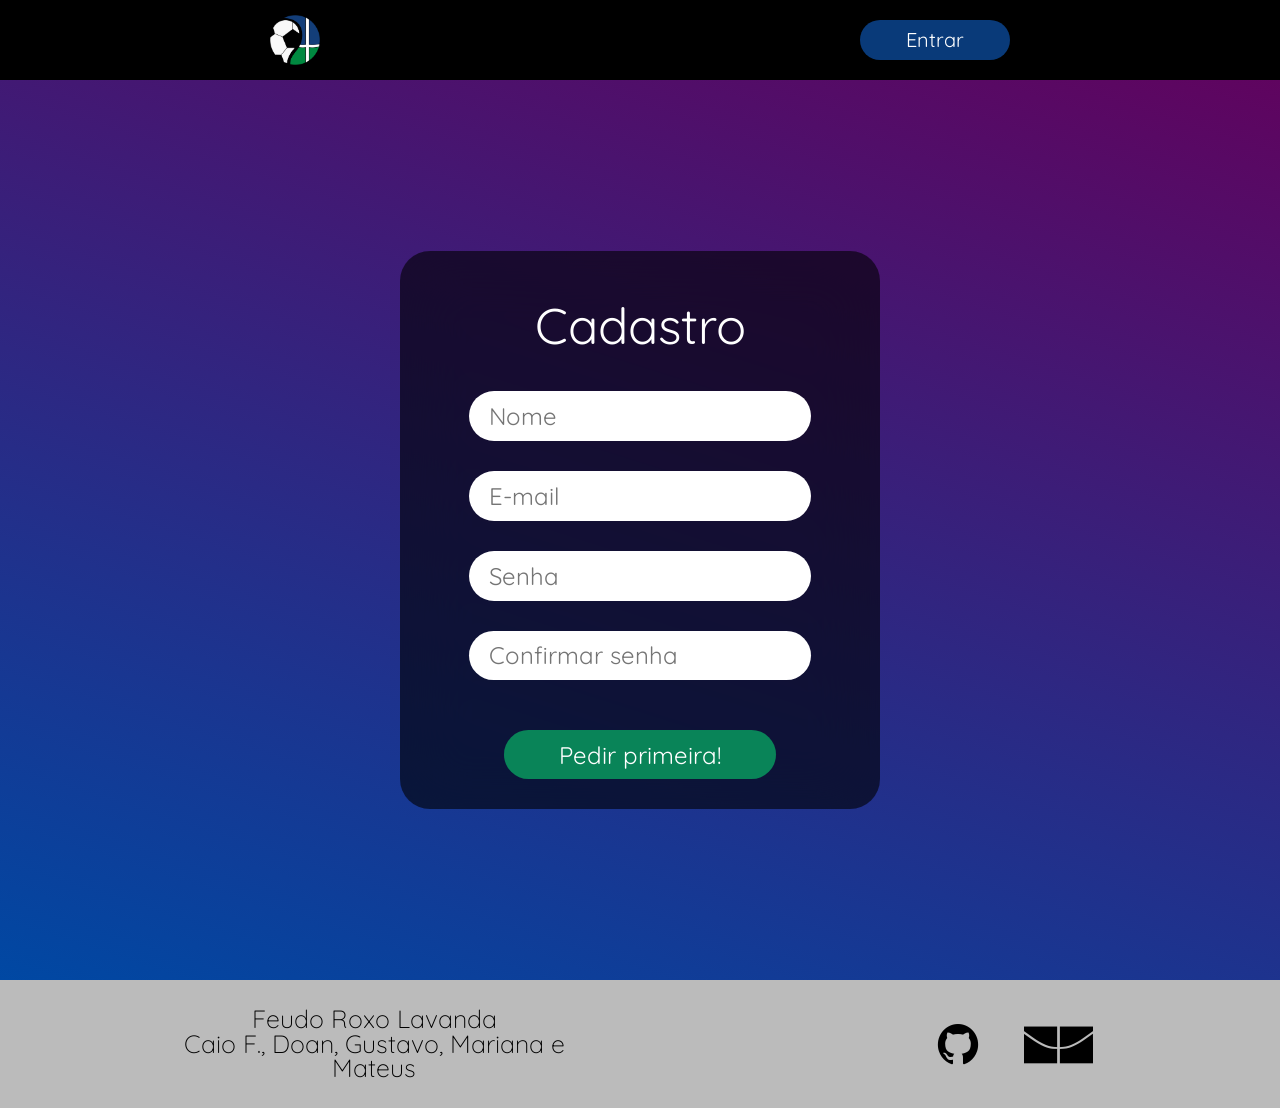
<file: templates/cadastro.html>
<!DOCTYPE html>
<html lang="pt-br">
<head>
    <meta charset="UTF-8">
    <meta http-equiv="X-UA-Compatible" content="IE=edge">
    <meta name="viewport" content="width=device-width, initial-scale=1.0">
    <title>FGFut | Sign Up</title>
    <link rel="stylesheet" href="../static/css/style.css">
    <link rel="stylesheet" href="../static/css/reset.css">
    <link rel="stylesheet" href="../static/css/icons.css">
    <link rel="stylesheet" href="../static/css/media-queries.css">
    <link rel="preconnect" href="https://fonts.googleapis.com">
    <link rel="preconnect" href="https://fonts.gstatic.com" crossorigin>
    <link href="https://fonts.googleapis.com/css2?family=Quicksand:wght@300;400;500;600;700&display=swap" rel="stylesheet">

</head>
<body>
    <header class="cabecalho">
        <img src="../static/img/logo_final.png" alt="logo do FutebasDS" class="img__logo">
        <a href="/login" class="cabecalho__signin">Entrar</a>
    </header>

    <main class="cadastro__conteudo-principal">
            
            <form class="form__container-signup">
                <h1 class="titulo__signup">Cadastro</h1>
                <input type="text" placeholder="Nome" class="input__cadastro-nome" id="input__cadastro-nome">
                <span class="span-required">O nome deve ter no mínimo 3 caracteres</span>
                <input type="email" placeholder="E-mail" class="input__cadastro-email" id="input__cadastro-email">
                <span class="span-required">Digite um e-mail válido</span>
                <input  type="password" placeholder="Senha" class="input__cadastro-senha" id="input__cadastro-password">
                <span class="span-required">A senha deve conter no mínimo 8 caracteres</span>
                <input  type="password" placeholder="Confirmar senha" class="input__cadastro-confirmasenha" id="input__cadastro-confirmapassword">
                <span class="span-required">As senhas devem ser iguais</span>
                <a href="partidas.html" class="button__signup" id="button__signup">Pedir primeira!</a>
            </form>
    </main>

    <footer class="rodape">
        <p class="members-box">Feudo Roxo Lavanda<br>Caio F., Doan, Gustavo, Mariana e Mateus</p>
        <div class = "footer__vertical-alignment">
            <a href="https://github.com/FutebasDS/FutJS" aria-label="GitHub da Equipe" class="icon-github_icon text-decoration-none" target="_blank"><i></i></a>
            <i class="icon-unb_icon"></i>
        </div>
    </footer>

    <script src="../static/js/cadastro.js"></script>
    
</body>
</html>
</file>
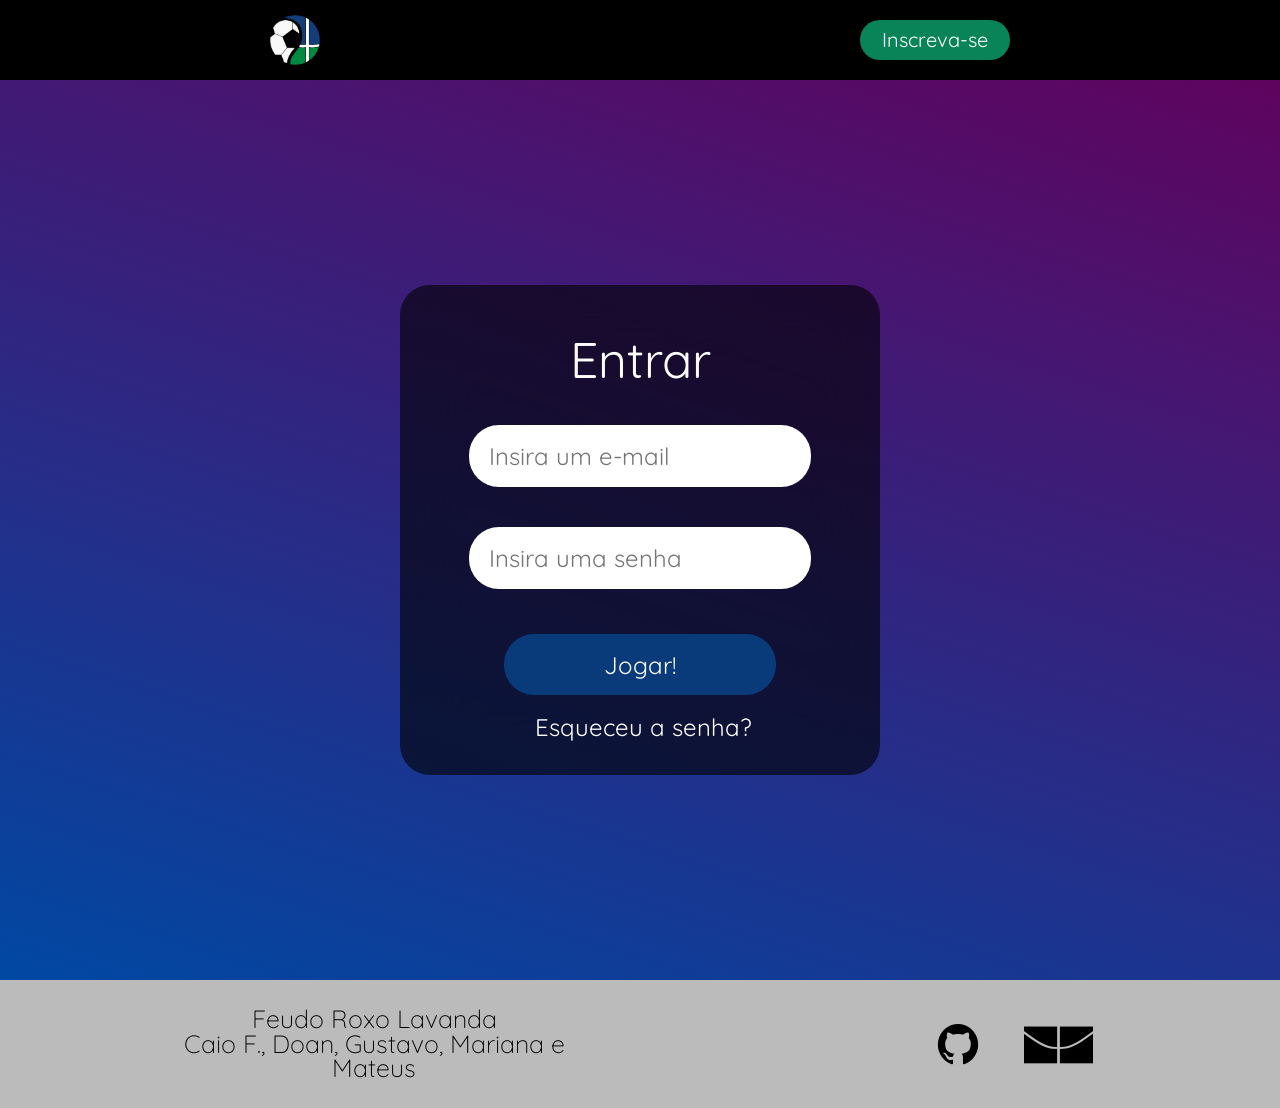
<file: templates/login.html>
<!DOCTYPE html>
<html lang="pt-br">
<head>
    <meta charset="UTF-8">
    <meta http-equiv="X-UA-Compatible" content="IE=edge">
    <meta name="viewport" content="width=device-width, initial-scale=1.0">
    <title>FGFut | Sign In</title>
    <link rel="stylesheet" href="../static/css/style.css">
    <link rel="stylesheet" href="../static/css/reset.css">
    <link rel="stylesheet" href="../static/css/icons.css">
    <link rel="stylesheet" href="../static/css/media-queries.css">
    <link rel="preconnect" href="https://fonts.googleapis.com">
    <link rel="preconnect" href="https://fonts.gstatic.com" crossorigin>
    <link href="https://fonts.googleapis.com/css2?family=Quicksand:wght@300;400;500;600;700&display=swap" rel="stylesheet">

</head>
<body>
    <header class="cabecalho">
        <a href = "/homepage"><img src="../static/img/logo_final.png" alt="logo do FutebasDS" class="img__logo"></a>
        <a href="/cadastro" class="cabecalho__signup">Inscreva-se</a>
    </header>

    <main class="conteudo-principal">
            <form class="login__form" action = "logar" method = "POST">
                <h1 class="login__titulo">Entrar</h1>
                <input type="email" name="email" placeholder="Insira um e-mail" class="login__input-email" id="input-login__email">
                <input  type="password" name ="senha" placeholder="Insira uma senha" class="login__input-password" id="input-login__password">
                <button class="login__button" id="login__button">Jogar!</button>
                <a href="recovery.html" class="login__recovery">Esqueceu a senha?</a>
            </form>
    </main>

    <footer class="rodape">
        <p class="members-box">Feudo Roxo Lavanda<br>Caio F., Doan, Gustavo, Mariana e Mateus</p>
        <div class = "footer__vertical-alignment">
            <a href="https://github.com/FutebasDS/FutJS" aria-label="GitHub da Equipe" class="icon-github_icon text-decoration-none" target="_blank"><i></i></a>
            <i class="icon-unb_icon"></i>
        </div>
    </footer>
    <script src="../static/js/login.js"></script>
</body>
</html>
</file>
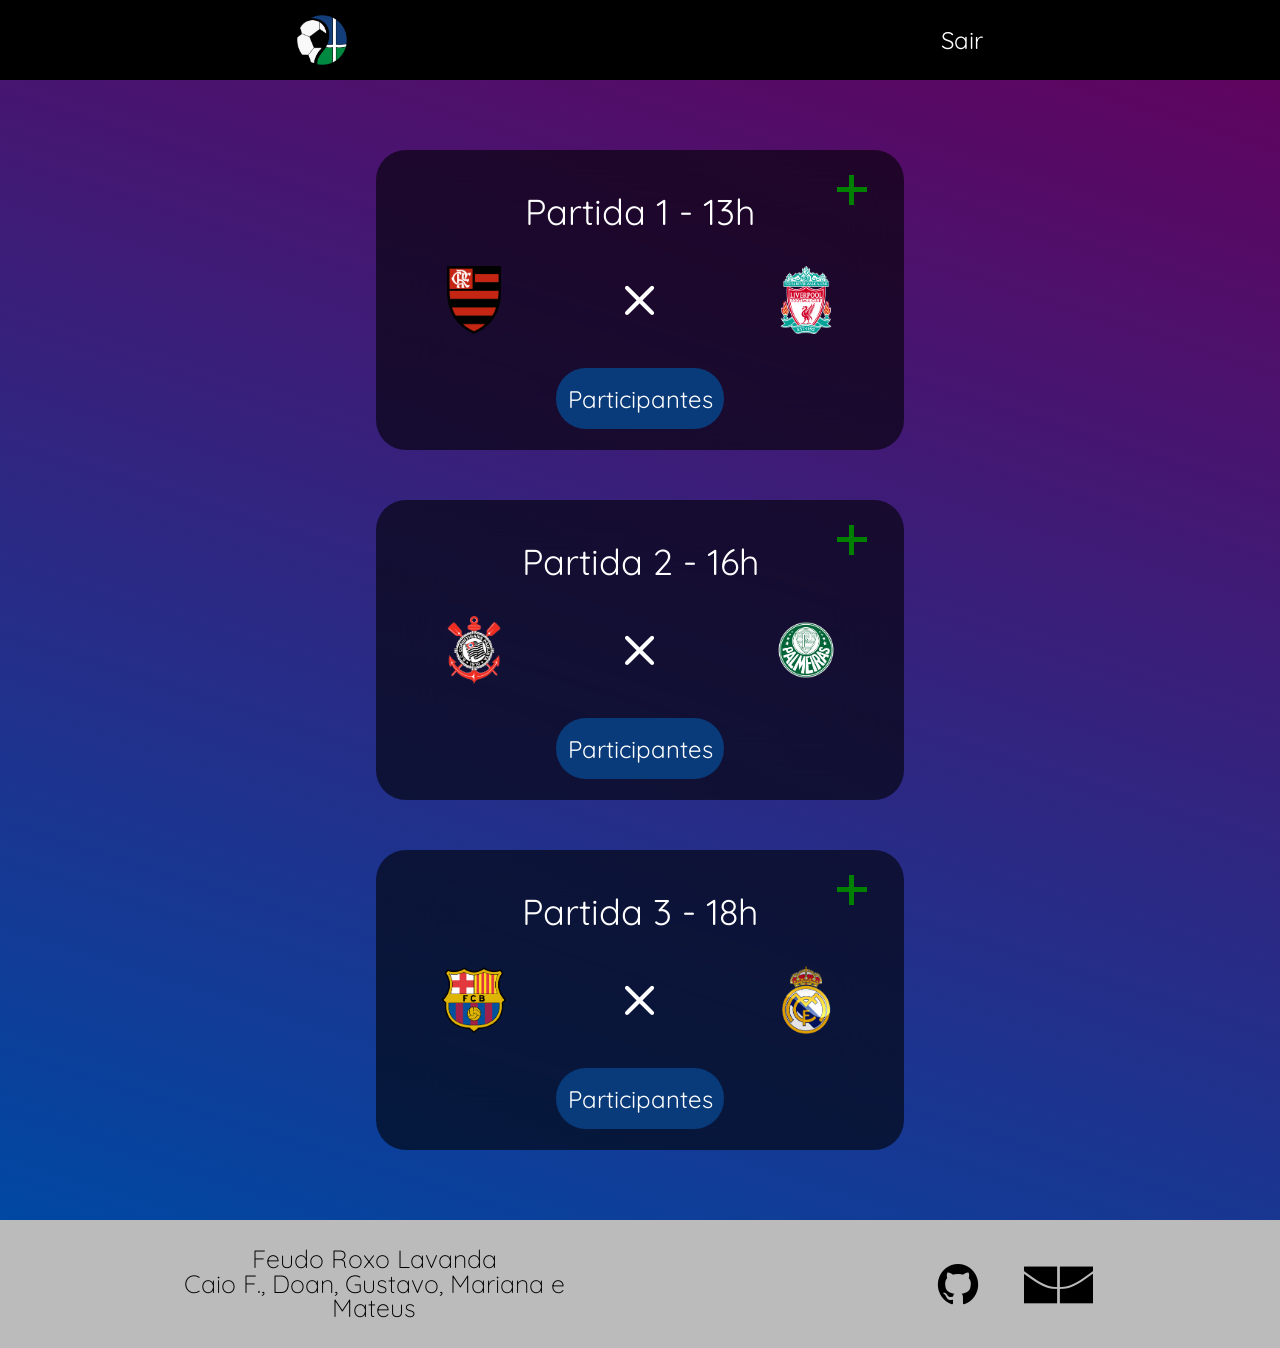
<file: templates/partidas.html>
<!DOCTYPE html>
<html lang="pt-br">
<head>
    <meta charset="UTF-8">
    <meta http-equiv="X-UA-Compatible" content="IE=edge">
    <meta name="viewport" content="width=device-width, initial-scale=1.0">
    <title>FGFut | Partidas</title>
    <link rel="stylesheet" href="../static/css/style.css">
    <link rel="stylesheet" href="../static/css/reset.css">
    <link rel="stylesheet" href="../static/css/icons.css">
    <link rel="stylesheet" href="../static/css/media-queries.css">
    <link rel="preconnect" href="https://fonts.googleapis.com">
    <link rel="preconnect" href="https://fonts.gstatic.com" crossorigin>
    <link href="https://fonts.googleapis.com/css2?family=Quicksand:wght@300;400;500;600;700&display=swap" rel="stylesheet">

</head>
<body>
    <header>
            <nav class="cabecalho__partidas">
                <img src="../static/img/logo_final.png" alt="logo do FutebasDS" class="img__logo">
                <a href="/login" class="home__link">Sair</a>
            </nav>
    </header>
    <main class="conteudo-principal__partidas">
        <div class="match__container-first">
            <h2>Partida 1 - 13h</h2>
            <img src="../static/img/mengo.png" alt="Logo Do Flamengo" class="mengo__icon">
            <i class="icon-x_icon"></i>
            <img src="../static/img/liverpool.png" alt="Logo Do Liverpool" class="liverpool__icon">
            <button id="btn-partidas-first"><span id="mais__state-first"></span></button>
           
           
            <!--Botão participantes-->
            <div  class="button__participantes" id="button__participantes"> Participantes </div>
            <div  class="parentbox1" sytle="none">
                <div  onclick="fechar()" class="fechar"></div>
                <div class="modal1 ">

                    <h1 class="titulo1">Flamengo</h1>
                    <ul class="modal__participantes"> 
                        <li>Doan</li>
                        <li>Caio</li>
                        <li>Mari</li>
                        <li>Mateus</li>
                        <li>Jogador5</li>
                        
                    </ul>
                    
                </div>
                <div class="modal2">
                    <h3 class="titulo2">Liverpool</h3>
                    <ul class="modal__participantes"> 
                        <li>Jogador1</li>
                        <li>Jogador2</li>
                        <li>Jogador3</li>
                        <li>Jogador4</li>
                        <li>Jogador5</li>
                        
                    </ul>
            
                </div>

                </div>
            </div>
        
        
            <!--Fechamento da divgrande-->
        </div>
        
        
        
        <div class="match__container-second">
            <h2>Partida 2 - 16h</h2>
            <img src="../static/img/curinthia.png" alt="Logo Do Corinthias" class="curinthia__icon">
            <i class="icon-x_icon"></i>
            <img src="../static/img/palmeira.png" alt="Logo Do Palmeiras" class="palmeira__icon">
            <button id="btn-partidas-second"><span id="mais__state-second"></span></button>
            <!--Bot-->
            
            
            <div  onclick ="acao2()" class="button__participantes2" id="button__participantes2"> Participantes </div>
            <div  class="parentbox2" sytle="none">
                <div  onclick="fecharp2()" class="fecharp2"></div>
                
                <div class="modal3">
                    <h1 class="titulop21">Corinthias</h1>
                    <ul class="modal__participantes"> 
                        <li>fulano</li>
                        <li>fulano</li>
                        <li>fulano</li>
                        <li>fulano</li>
                        <li>fulano</li>
                        
                    </ul>
                </div>
                <div class="modal4">
                    <h3 class="titulop22">Palmeras</h3>
                    <ul class="modal__participantes"> 
                        <li>fulano</li>
                        <li>fulano</li>
                        <li>fulano</li>
                        <li>fulano</li>
                        <li>fulano</li>
                        
                    </ul>
            
                
                </div>
            </div>
        </div>
            
            
        
        
        
        
        <div class="match__container-third">
            <h2>Partida 3 - 18h</h2>
            <img src="../static/img/barca.png" alt="Logo Do Barcelona" class="barca__icon">
            <i class="icon-x_icon"></i>
            <img src="../static/img/real.png" alt="Logo Do Real Madrid" class="real__icon">
            <button id="btn-partidas-third"><span id="mais__state-third"></span></button>
            
            <div  onclick ="acao3()" class="button__participantes3" id="button__participantes3"> Participantes </div>
            <div  class="parentbox3" sytle="none">
                <div  onclick="fecharp3()" class="fecharp3"></div>
                
                <div class="modal5">
                    <h1 class="titulo5">Barcelona</h1>
                    <ul class="modal__participantes"> 
                        <li>fulano</li>
                        <li>fulano</li>
                        <li>fulano</li>
                        <li>fulano</li>
                        <li>fulano</li>
                    </ul>
                </div>
                <div class="modal6">
                    <h3 class="titulo6">Real madrid</h3>
                    <ul class="modal__participantes"> 
                        <li>fulano<li>
                        <li>fulano</li>
                        <li>fulano</li>
                        <li>fulano</li>
                        <li>fulano</li>
                    </ul>
            
                
                </div>
            </div>
        </div>

            
            
            
       
       
       
       <!--Fechamento da divpai-->
        </div>
    </main>

    <footer class="rodape">
        <p class="members-box">Feudo Roxo Lavanda<br>Caio F., Doan, Gustavo, Mariana e Mateus</p>
        <div class = "footer__vertical-alignment">
            <a href="https://github.com/FutebasDS/FutJS" aria-label="GitHub da Equipe" class="icon-github_icon text-decoration-none" target="_blank"><i></i></a>
            <i class="icon-unb_icon"></i>
        </div>
    </footer>
</body>
<script src="../static/js/main.js"></script>
<script src="../static/js/script.js"></script>
</html>
</file>
<file: static/css/style.css>
:root{
    --button-disabled:#777777;
}

body{
    font-family: 'Quicksand', sans-serif;
    color: #FFFFFF;
    width:100%;
}

body::-webkit-scrollbar {
    width: 12px;               /* width of the entire scrollbar */
  }
  
  body::-webkit-scrollbar-track {
    background: #555555;        /* color of the tracking area */
  }
  
  body::-webkit-scrollbar-thumb {
    background-color: #EEEEEE;    /* color of the scroll thumb */
    border-radius: 20px;       /* roundness of the scroll thumb */
    border: 3px solid #EEEEEE;  /* creates padding around scroll thumb */
  }

.cabecalho{
    background-color: #000000;
    height: 80px;
    display: flex;
    align-items: center;
    justify-content: space-around;
    box-shadow: 0px 12px #FFFFFF;
}

.img__logo{
    width:50px;
    height:50px;
    display: flex;
    align-items: center;
    justify-content: center;
}

.conteudo-principal, .cadastro__conteudo-principal{
    font-family: 'Quicksand', sans-serif;
    font-size: 24px;
    background: linear-gradient(197.56deg, #5F045F 0%, #0048A3 100%);
    height: 100vh;
    display: flex;
    flex-direction: column;
    align-items: center;
    justify-content: center;
    overflow-y: hidden;
}

/*CSS da página de Login*/

.cabecalho__signup{
    font-family: 'Quicksand', sans-serif;
    font-size: 20px;
    color: #FFFFFF;
    display: flex;
    align-items: center;
    justify-content: center;
    width: 150px;
    height: 40px;
    background: rgba(9, 132, 88, 1);
    border-radius: 30px;
    color: rgba(255, 255, 255, 1);
    transition: .5s;
}

.cabecalho__signup:hover {
    background: #239B56;
}

.login__form{
    width: clamp(19rem, 40vw + 10rem, 30rem);
    height:350px;
    background: rgba(0,0,0,0.6);
    backdrop-filter: blur(30px);
    display: flex;
    flex-direction: column;
    align-items: center;
    border-radius: 30px;
    padding-top: 140px;
}

.login__titulo{
    position: absolute;
    top: 1em;
    z-index:1;
    font-size: 50px;
    text-align: center;
}

.login__input-email, .login__input-password {
    width: clamp(14rem, 20vw + 7rem, 20rem);
    height: 60px;
    color: black;
    outline: unset;
    padding-left: 20px;
    border-radius: 30px;
    align-self: center;
    margin-bottom: 40px;
}

.login__input-email.error{
    border: 2px solid red;
}

.login__input-password.error{
    border: 2px solid red;
}

.login__button {
    display: flex;
    align-items: center;
    justify-content: center;
    width: clamp(12rem, 20vw + 1rem, 18rem);
    height: clamp(1.5rem, 5vh + 1rem, 5rem);
    margin: 5px auto 20px auto;
    background: #093A79 ;
    border-radius: 30px;
    color: rgba(255, 255, 255, 1);
    cursor: pointer;
    transition: .5s;
}

.login__button:hover {
    background: rgb(0, 0, 150);
    background-position: right center;
}

.login__button:disabled {
    background: var(--button-disabled);
    cursor: not-allowed;
}

.login__button.error {
    background: red;
}
 
.login__button.success {
    background: rgba(9, 132, 88, 1);
}

.login__recovery{
    position: absolute;
    left: 50%;
    margin-left: -105px;
    top: 430px
}

/*CSS da página de Cadastro*/

main{
    position: relative;
    height: 10vh;
}

.cabecalho__signin{
    font-family: 'Quicksand', sans-serif;
    font-size: 20px;
    color: #FFFFFF;
    display: flex;
    align-items: center;
    justify-content: center;
    width: 150px;
    height: 40px;
    background: #093A79;
    border-radius: 30px;
    color: rgba(255, 255, 255, 1);
    transition: .5s;
}

.cabecalho__signin:hover {
    background: rgb(0, 0, 180);
}

.form__container-signup{
    width: clamp(18rem, 50vw + 5rem, 30rem);
    height: clamp(5rem, 50vh + 10rem, 28rem);
    background: rgba(0,0,0,0.6);
    backdrop-filter: blur(30px);
    border-radius: 30px;
    display: flex;
    flex-direction: column;
    align-items: center;
    margin-top: 200px;
    margin-bottom: 200px;
    padding-top: 110px;
}

.titulo__signup{
    position: absolute;
    top: 1em;
    margin: 0 auto;
    z-index:1;
    font-size: 50px;
    text-align: center;
}

.input__cadastro-nome, .input__cadastro-email, .input__cadastro-senha, .input__cadastro-confirmasenha{
    width: clamp(12rem, 20vw + 7rem, 20rem);
    height: 60px;
    color: black;
    outline: unset;
    padding-left: 20px;
    border-radius: 30px;
}

.input__cadastro-email.error, .input__cadastro-nome.error, .input__cadastro-senha.error, .input__cadastro-confirmasenha.error{
    border: 2px solid red;
}

.input__cadastro-nome,.input__cadastro-email, .input__cadastro-senha, .input__cadastro-confirmasenha{
    margin-top: 30px;
}

.span-required{
    display: none;
    font-size: 20px;
    margin-top: 10px;
    color: red
}

.button__signup{
    display: flex;
    align-items: center;
    justify-content: center;
    width: clamp(12rem, 20vw + 1rem, 18rem);
    height: clamp(1.5rem, 5vh + 1rem, 5rem);
    margin: 50px auto 30px auto;
    background: rgba(9, 132, 88, 1);
    border-radius: 30px;
    color: rgba(255, 255, 255, 1);
    cursor: pointer;
    transition: .5s;
}

.button__signup:hover {
    background: #239B56;
    color: #CCCCCC;
}

.button__signup:disabled {
    background: var(--button-disabled);
    cursor: not-allowed;
}

/*CSS da Página de Partidas*/

.conteudo-principal__partidas{
    font-family: 'Quicksand', sans-serif;
    font-size: 24px;
    background: linear-gradient(197.56deg, #5F045F 0%, #0048A3 100%);
    height: 100%;
    display: flex;
    flex-direction: column;
    align-items: center;
    justify-content: center;
    overflow-y: hidden;
}

.cabecalho__partidas{
    background-color: #000000;
    height: 80px;
    display: flex;
    align-items: center;
    justify-content: space-around;
    box-shadow: 0px 12px #FFFFFF;
}

.home__link, .hour__link{
    font-family: 'Quicksand', sans-serif;
    font-size: 24px;
    transition: 0.5s;
}

.home__link:hover, .partidas__link:hover, .hour__link:hover{
    color: #BBBBBB;
}

.match__container-first,.match__container-second,.match__container-third{
    width: clamp(18rem, 40vw + 1rem,  40rem);
    height: 300px;
    background: rgba(0,0,0,0.6);
    backdrop-filter: blur(30px);
    border-radius: 30px;
    display: flex;
    align-items: center;
    justify-content: space-around;
}

.match__container-first h2,.match__container-second h2,.match__container-third h2{
    position: absolute;
    font-size: 36px;
    bottom: 220px;
    text-align: center;
}

.match__container-first{
    margin-top: 70px;
    margin-bottom: 50px;
}

.match__container-third{
    margin-top: 50px;
    margin-bottom: 70px;
}

#btn-partidas-first, #btn-partidas-second, #btn-partidas-third{
    position: absolute; 
    top: 20px;
    right: 40px;
    width: 30px;
    height: 30px
}

#mais__state-first, #mais__state-second, #mais__state-third{
    background: green;
    height: 30px;
    position: absolute;
    width: 5px;
    margin: auto; 
    top: 5px;
    right: 10px;
    cursor: pointer;
    transition: .5s;
}

#mais__state-first::after, #mais__state-second::after, #mais__state-third::after{
    background: green;
    content: "";
    height: 5px;
    left: -12px;
    position: absolute;
    top: 12px;
    width: 30px;
}

#mais__state-first.active, #mais__state-second.active, #mais__state-third.active{
    transform: rotate(45deg);
    width: 4px;
    background-color: #5F045F;
}

.mengo__icon, .liverpool__icon, .palmeira__icon, .curinthia__icon, .barca__icon, .real__icon{
    width: 110px;
}

.button__participantes,.button__participantes2, .button__participantes3{
    display: flex;
    align-items: center;
    justify-content: center;
    z-index: 0;
    position: absolute;
    top: 7em;
    margin: 0 auto;
    width: 7em;
    height: clamp(1.5rem, 5vh + 1rem, 5rem);
    margin: 50px auto 30px auto;
    background: #093A79;
    border-radius: 30px;
    color: rgba(255, 255, 255, 1);
    cursor: pointer;
}

.button__participantes:hover,.button__participantes2:hover{
    background: rgb(0, 0, 180);
}



/*CSS da HomePage*/

.welcome-box, .description-box, .signup__button-homepage, .login__link{
    position: absolute;
}

.welcome-box{
    color:#dddddd;
    width: clamp(1em, 8em, 9em );
    height: 150px;
    top: 3rem;
    font-style: normal;
    font-weight: 600;
    font-size: clamp(1.8rem, 8vw + 1rem, 5rem);
    line-height: 1em;
    text-align: center;
    letter-spacing: 0.05em;
    display: flex;
    align-items: center;
    justify-content: center;
}

.description-box{
    color:#dddddd;
    top: 8em;
    width: 400px;
    height: 163px;
    font-style: normal;
    margin-bottom: 5em;
    font-weight: 400;
    font-size: clamp(0.125rem, 3vw + 1rem, 2.5rem);
    line-height: 40px;
    text-align: center;
    letter-spacing: 0.05em;
    display: flex;
    justify-content: center;
    align-items: center;
}

.signup__button-homepage{
    color: #cccccc;
    top: 28rem;
    width: 15em;
    height: 2.125em;
    border-radius: 30px;
    background-color: #098458;
    font-weight: 400;
    display: flex;
    text-align: center;
    justify-content: center;
    align-items: center;
    font-size: 28px;
    transition: .8s;
}

.signup__button-homepage:hover{
    background: #239B56;
    color:rgba(255, 255, 255, 1)
}

.login__link{
    top: 22.125em;
    color: #CCCCCC;
    font-weight: 700;
    font-size: 24px;
    line-height: 25px;
    text-align: center;
    display: flex;
    justify-content: center;
    align-items: center;
    transition: .3s;
}

.login__link:hover{
    text-decoration: underline;
    color: #BBBBBB
}

.rodape{
    background-color: #BBBBBB;
    height: 8em;
    color:#000000;
    display: flex;
    align-items: center;
    justify-content: space-around;
}

.footer__vertical-alignment{
    display: flex;
    align-items: center;
    justify-content:space-around;
    width: 200px;
}

.members-box, .cadastro__members-box, .login__members-box{
    width: 26rem;
    height: 3em;
    font-family: 'Quicksand', sans-serif;
    font-weight: 300;
    text-align: center;
    font-size: clamp(0.5rem, 0.7vw + 1rem, 2rem);
}

.parentbox1,.parentbox2, .parentbox3{
    width: clamp(19.5rem, 22vw + 8rem, 40rem);
    height: 350px;
    background-color: black;
    position: absolute;
    display: none;
    animation: animate;
    animation-duration: 850ms;
    border-radius: 30px;
    border: 2px solid #dddddd;
    
    
}

.fechar__div1, .fechar__div2, .fechar__div3{
    width: 45px;
    height: 30px;
    background-color: #444444;
    border-radius: 0 60px 0 30px;
    float: right;
    cursor: pointer;
    transition: .5s;
}

.fechar__div1:hover, .fechar__div1:active, .fechar__div2:hover,.fechar__div2:active, .fechar__div3:hover, .fechar__div3:active{
    background-color: #ff2222;
    transition: .5s;
}    

.modal__participantes{
    text-align: center;
    margin-top: 50px;
}
.modal1, .modal2, .modal3, .modal4, .modal5, .modal6{
    position: absolute;
    width: 300px;
}
.modal1, .modal3, .modal5{
    left: clamp(1.5em, 2em, 3em);
    top: 1em;
}
.modal2, .modal4, .modal6{
    left: 8em;
}

.fechar__xis{
    background-color: #dddddd;
    height: 20px;
    position: absolute;
    width: 5px;
    margin: auto; 
    top: 5px;
    right: 20px;
    cursor: pointer;
    transition: .5s;
    transform: rotate(45deg);
}

.fechar__xis::after{
    background-color: #dddddd;
    content: "";
    width: 21px;
    height: 5px;
    position: absolute;
    right: -8px;
    top: 7px;

}

table {
	width: clamp(14rem, 13vw + 8rem, 35rem);
    height: 300px;
}

thead {
	color: white;
	font-weight: bold;
    height: 50px;
    
}

td{
    text-align:center;
}

@keyframes animate{
from{opacity: 1;}
from{opacity: 0;}}
</file>
<file: static/css/icons.css>
@font-face {
  font-family: 'icomoon';
  src: url('../font/icomoon.ttf') format('truetype');
  font-weight: normal;
  font-style: normal;
  font-display: block;
}

[class^="icon-"], [class*=" icon-"] {
  /* use !important to prevent issues with browser extensions that change fonts */
  font-family: 'icomoon' !important;
  speak: never;
  font-style: normal;
  font-weight: normal;
  font-variant: normal;
  text-transform: none;
  line-height: 1;

  /* Better Font Rendering =========== */
  -webkit-font-smoothing: antialiased;
  -moz-osx-font-smoothing: grayscale;
}

.icon-menu_icon:before {
  content: "\e900";
  font-size: 40px;
}
.icon-github_icon:before {
  content: "\e901";
  font-size: 46px;
  color: black
}
.icon-unb_icon:before {
  content: "\e902";
  font-size: 37px;
}

.icon-x_icon:before {
  content: "\e903";
  font-size: 50px;
}
</file>
<file: static/css/media-queries.css>
@charset 'UTF-8';

/*
*telas pequenas: até 600px
*celular: 600px até 768px
*Tablet: 768px até 992px
*Desktop: 992px até 1200px
*Telas Grandes: acima de 1200px

*/

@media screen and (max-width: 600px){
    /*Pagina Inicial*/

    .welcome-box{
        width: 7em;
        font-size: 2em;
    }

    .description-box{
        top: 8.5em;
    }

    .conteudo-principal{
        height: 88vh;
    }

    .signup__button-homepage{
        top: 25rem;
        width: clamp(10em,10em,12em);
        height: 2em;
    }

    .login__link{
        top: 30rem;
    }

    .rodape{
        height: 8.85em;
    }

    .footer__vertical-alignment{
        flex-direction: column;
        align-items: center;
        justify-content: center;
        height: 8em;
    }

    .icon-github_icon{
        margin-bottom: 1em;
    }
    
    .members-box{
        height: 4em;
    }

    .span-required{
        display: none;
        font-size: 14px;
        margin-top: 10px;
        color: red
    }

    .modal1, .modal3, .modal5{
        left: 1.5em;
    }
}

@media screen and (min-height: 635px) and (max-height:900 ){
    .cabecalho{
        height: 6em;
    }

    .conteudo-principal{
        height: 72vh;
    }

    .rodape{
        height: 10em;
    }
}

@media screen and (max-width: 768px) {
    .button__participantes, .button__participantes2, .button__participantes3{
        left: 4.5em;
    }

    #btn-partidas-first, #btn-partidas-second, #btn-partidas-third{
        top: 220px;
        left: 30px;
    }
}
</file>
<file: docs/static/css/style.css>
:root{
    --button-disabled:#777777;
}

body{
    font-family: 'Quicksand', sans-serif;
    color: #FFFFFF;
    width:100%;
}

body::-webkit-scrollbar {
    width: 12px;               /* width of the entire scrollbar */
  }
  
  body::-webkit-scrollbar-track {
    background: #555555;        /* color of the tracking area */
  }
  
  body::-webkit-scrollbar-thumb {
    background-color: #EEEEEE;    /* color of the scroll thumb */
    border-radius: 20px;       /* roundness of the scroll thumb */
    border: 3px solid #EEEEEE;  /* creates padding around scroll thumb */
  }

.cabecalho{
    background-color: #000000;
    height: 80px;
    display: flex;
    align-items: center;
    justify-content: space-around;
    box-shadow: 0px 12px #FFFFFF;
}

.img__logo{
    width:50px;
    height:50px;
    display: flex;
    align-items: center;
    justify-content: center;
}

.conteudo-principal, .cadastro__conteudo-principal{
    font-family: 'Quicksand', sans-serif;
    font-size: 24px;
    background: linear-gradient(197.56deg, #5F045F 0%, #0048A3 100%);
    height: 100vh;
    display: flex;
    flex-direction: column;
    align-items: center;
    justify-content: center;
    overflow-y: hidden;
}

/*CSS da página de Login*/

.cabecalho__signup{
    font-family: 'Quicksand', sans-serif;
    font-size: 20px;
    color: #FFFFFF;
    display: flex;
    align-items: center;
    justify-content: center;
    width: 150px;
    height: 40px;
    background: rgba(9, 132, 88, 1);
    border-radius: 30px;
    color: rgba(255, 255, 255, 1);
    transition: .5s;
}

.cabecalho__signup:hover {
    background: #239B56;
}

.login__form{
    width: clamp(19rem, 40vw + 10rem, 30rem);
    height:350px;
    background: rgba(0,0,0,0.6);
    backdrop-filter: blur(30px);
    display: flex;
    flex-direction: column;
    align-items: center;
    border-radius: 30px;
    padding-top: 140px;
}

.login__titulo{
    position: absolute;
    top: 1em;
    z-index:1;
    font-size: 50px;
    text-align: center;
}

.login__input-email, .login__input-password {
    width: clamp(14rem, 20vw + 7rem, 20rem);
    height: 60px;
    color: black;
    outline: unset;
    padding-left: 20px;
    border-radius: 30px;
    align-self: center;
    margin-bottom: 40px;
}

.login__input-email.error{
    border: 2px solid red;
}

.login__input-password.error{
    border: 2px solid red;
}

.login__button {
    display: flex;
    align-items: center;
    justify-content: center;
    width: clamp(12rem, 20vw + 1rem, 18rem);
    height: clamp(1.5rem, 5vh + 1rem, 5rem);
    margin: 5px auto 20px auto;
    background: #093A79 ;
    border-radius: 30px;
    color: rgba(255, 255, 255, 1);
    cursor: pointer;
    transition: .5s;
}

.login__button:hover {
    background: rgb(0, 0, 150);
    background-position: right center;
}

.login__button:disabled {
    background: var(--button-disabled);
    cursor: not-allowed;
}

.login__button.error {
    background: red;
}
 
.login__button.success {
    background: rgba(9, 132, 88, 1);
}

.login__recovery{
    position: absolute;
    left: 50%;
    margin-left: -105px;
    top: 430px
}

/*CSS da página de Cadastro*/

main{
    position: relative;
    height: 10vh;
}

.cabecalho__signin{
    font-family: 'Quicksand', sans-serif;
    font-size: 20px;
    color: #FFFFFF;
    display: flex;
    align-items: center;
    justify-content: center;
    width: 150px;
    height: 40px;
    background: #093A79;
    border-radius: 30px;
    color: rgba(255, 255, 255, 1);
    transition: .5s;
}

.cabecalho__signin:hover {
    background: rgb(0, 0, 180);
}

.form__container-signup{
    width: clamp(18rem, 50vw + 5rem, 30rem);
    height: clamp(5rem, 50vh + 10rem, 28rem);
    background: rgba(0,0,0,0.6);
    backdrop-filter: blur(30px);
    border-radius: 30px;
    display: flex;
    flex-direction: column;
    align-items: center;
    margin-top: 200px;
    margin-bottom: 200px;
    padding-top: 110px;
}

.titulo__signup{
    position: absolute;
    top: 1em;
    margin: 0 auto;
    z-index:1;
    font-size: 50px;
    text-align: center;
}

.input__cadastro-nome, .input__cadastro-email, .input__cadastro-senha, .input__cadastro-confirmasenha{
    width: clamp(12rem, 20vw + 7rem, 20rem);
    height: 60px;
    color: black;
    outline: unset;
    padding-left: 20px;
    border-radius: 30px;
}

.input__cadastro-email.error, .input__cadastro-nome.error, .input__cadastro-senha.error, .input__cadastro-confirmasenha.error{
    border: 2px solid red;
}

.input__cadastro-nome,.input__cadastro-email, .input__cadastro-senha, .input__cadastro-confirmasenha{
    margin-top: 30px;
}

.span-required{
    display: none;
    font-size: 20px;
    margin-top: 10px;
    color: red
}

.button__signup{
    display: flex;
    align-items: center;
    justify-content: center;
    width: clamp(12rem, 20vw + 1rem, 18rem);
    height: clamp(1.5rem, 5vh + 1rem, 5rem);
    margin: 50px auto 30px auto;
    background: rgba(9, 132, 88, 1);
    border-radius: 30px;
    color: rgba(255, 255, 255, 1);
    cursor: pointer;
    transition: .5s;
}

.button__signup:hover {
    background: #239B56;
    color: #CCCCCC;
}

.button__signup:disabled {
    background: var(--button-disabled);
    cursor: not-allowed;
}

/*CSS da Página de Partidas*/

.conteudo-principal__partidas{
    font-family: 'Quicksand', sans-serif;
    font-size: 24px;
    background: linear-gradient(197.56deg, #5F045F 0%, #0048A3 100%);
    height: 100%;
    display: flex;
    flex-direction: column;
    align-items: center;
    justify-content: center;
    overflow-y: hidden;
}

.cabecalho__partidas{
    background-color: #000000;
    height: 80px;
    display: flex;
    align-items: center;
    justify-content: space-around;
    box-shadow: 0px 12px #FFFFFF;
}

.home__link, .hour__link{
    font-family: 'Quicksand', sans-serif;
    font-size: 24px;
    transition: 0.5s;
}

.home__link:hover, .partidas__link:hover, .hour__link:hover{
    color: #BBBBBB;
}

.match__container-first,.match__container-second,.match__container-third{
    width: clamp(18rem, 40vw + 1rem,  40rem);
    height: 300px;
    background: rgba(0,0,0,0.6);
    backdrop-filter: blur(30px);
    border-radius: 30px;
    display: flex;
    align-items: center;
    justify-content: space-around;
}

.match__container-first h2,.match__container-second h2,.match__container-third h2{
    position: absolute;
    font-size: 36px;
    bottom: 220px;
    text-align: center;
}

.match__container-first{
    margin-top: 70px;
    margin-bottom: 50px;
}

.match__container-third{
    margin-top: 50px;
    margin-bottom: 70px;
}

#btn-partidas-first, #btn-partidas-second, #btn-partidas-third{
    position: absolute; 
    top: 20px;
    right: 40px;
    width: 30px;
    height: 30px
}

#mais__state-first, #mais__state-second, #mais__state-third{
    background: green;
    height: 30px;
    position: absolute;
    width: 5px;
    margin: auto; 
    top: 5px;
    right: 10px;
    cursor: pointer;
    transition: .5s;
}

#mais__state-first::after, #mais__state-second::after, #mais__state-third::after{
    background: green;
    content: "";
    height: 5px;
    left: -12px;
    position: absolute;
    top: 12px;
    width: 30px;
}

#mais__state-first.active, #mais__state-second.active, #mais__state-third.active{
    transform: rotate(45deg);
    width: 4px;
    background-color: #5F045F;
}

.mengo__icon, .liverpool__icon, .palmeira__icon, .curinthia__icon, .barca__icon, .real__icon{
    width: 110px;
}

.button__participantes,.button__participantes2, .button__participantes3{
    display: flex;
    align-items: center;
    justify-content: center;
    z-index: 0;
    position: absolute;
    top: 7em;
    margin: 0 auto;
    width: 7em;
    height: clamp(1.5rem, 5vh + 1rem, 5rem);
    margin: 50px auto 30px auto;
    background: #093A79;
    border-radius: 30px;
    color: rgba(255, 255, 255, 1);
    cursor: pointer;
}

.button__participantes:hover,.button__participantes2:hover{
    background: rgb(0, 0, 180);
}



/*CSS da HomePage*/

.welcome-box, .description-box, .signup__button-homepage, .login__link{
    position: absolute;
}

.welcome-box{
    color:#dddddd;
    width: clamp(1em, 8em, 9em );
    height: 150px;
    top: 3rem;
    font-style: normal;
    font-weight: 600;
    font-size: clamp(1.8rem, 8vw + 1rem, 5rem);
    line-height: 1em;
    text-align: center;
    letter-spacing: 0.05em;
    display: flex;
    align-items: center;
    justify-content: center;
}

.description-box{
    color:#dddddd;
    top: 8em;
    width: 400px;
    height: 163px;
    font-style: normal;
    margin-bottom: 5em;
    font-weight: 400;
    font-size: clamp(0.125rem, 3vw + 1rem, 2.5rem);
    line-height: 40px;
    text-align: center;
    letter-spacing: 0.05em;
    display: flex;
    justify-content: center;
    align-items: center;
}

.signup__button-homepage{
    color: #cccccc;
    top: 28rem;
    width: 15em;
    height: 2.125em;
    border-radius: 30px;
    background-color: #098458;
    font-weight: 400;
    display: flex;
    text-align: center;
    justify-content: center;
    align-items: center;
    font-size: 28px;
    transition: .8s;
}

.signup__button-homepage:hover{
    background: #239B56;
    color:rgba(255, 255, 255, 1)
}

.login__link{
    top: 22.125em;
    color: #CCCCCC;
    font-weight: 700;
    font-size: 24px;
    line-height: 25px;
    text-align: center;
    display: flex;
    justify-content: center;
    align-items: center;
    transition: .3s;
}

.login__link:hover{
    text-decoration: underline;
    color: #BBBBBB
}

.rodape{
    background-color: #BBBBBB;
    height: 8em;
    color:#000000;
    display: flex;
    align-items: center;
    justify-content: space-around;
}

.footer__vertical-alignment{
    display: flex;
    align-items: center;
    justify-content:space-around;
    width: 200px;
}

.members-box, .cadastro__members-box, .login__members-box{
    width: 26rem;
    height: 3em;
    font-family: 'Quicksand', sans-serif;
    font-weight: 300;
    text-align: center;
    font-size: clamp(0.5rem, 0.7vw + 1rem, 2rem);
}

.parentbox1,.parentbox2, .parentbox3{
    width: clamp(19.5rem, 22vw + 8rem, 40rem);
    height: 350px;
    background-color: black;
    position: absolute;
    display: none;
    animation: animate;
    animation-duration: 850ms;
    border-radius: 30px;
    border: 2px solid #dddddd;
    
    
}

.fechar__div1, .fechar__div2, .fechar__div3{
    width: 45px;
    height: 30px;
    background-color: #444444;
    border-radius: 0 60px 0 30px;
    float: right;
    cursor: pointer;
    transition: .5s;
}

.fechar__div1:hover, .fechar__div1:active, .fechar__div2:hover,.fechar__div2:active, .fechar__div3:hover, .fechar__div3:active{
    background-color: #ff2222;
    transition: .5s;
}    

.modal__participantes{
    text-align: center;
    margin-top: 50px;
}
.modal1, .modal2, .modal3, .modal4, .modal5, .modal6{
    position: absolute;
    width: 300px;
}
.modal1, .modal3, .modal5{
    left: clamp(1.5em, 2em, 3em);
    top: 1em;
}
.modal2, .modal4, .modal6{
    left: 8em;
}

.fechar__xis{
    background-color: #dddddd;
    height: 20px;
    position: absolute;
    width: 5px;
    margin: auto; 
    top: 5px;
    right: 20px;
    cursor: pointer;
    transition: .5s;
    transform: rotate(45deg);
}

.fechar__xis::after{
    background-color: #dddddd;
    content: "";
    width: 21px;
    height: 5px;
    position: absolute;
    right: -8px;
    top: 7px;

}

table {
	width: clamp(14rem, 13vw + 8rem, 35rem);
    height: 300px;
}

thead {
	color: white;
	font-weight: bold;
    height: 50px;
    
}

td{
    text-align:center;
}

@keyframes animate{
from{opacity: 1;}
from{opacity: 0;}}
</file>
<file: docs/static/css/icons.css>
@font-face {
  font-family: 'icomoon';
  src: url('../font/icomoon.ttf') format('truetype');
  font-weight: normal;
  font-style: normal;
  font-display: block;
}

[class^="icon-"], [class*=" icon-"] {
  /* use !important to prevent issues with browser extensions that change fonts */
  font-family: 'icomoon' !important;
  speak: never;
  font-style: normal;
  font-weight: normal;
  font-variant: normal;
  text-transform: none;
  line-height: 1;

  /* Better Font Rendering =========== */
  -webkit-font-smoothing: antialiased;
  -moz-osx-font-smoothing: grayscale;
}

.icon-menu_icon:before {
  content: "\e900";
  font-size: 40px;
}
.icon-github_icon:before {
  content: "\e901";
  font-size: 46px;
  color: black
}
.icon-unb_icon:before {
  content: "\e902";
  font-size: 37px;
}

.icon-x_icon:before {
  content: "\e903";
  font-size: 50px;
}
</file>
<file: docs/static/css/media-queries.css>
@charset 'UTF-8';

/*
*telas pequenas: até 600px
*celular: 600px até 768px
*Tablet: 768px até 992px
*Desktop: 992px até 1200px
*Telas Grandes: acima de 1200px

*/

@media screen and (max-width: 600px){
    /*Pagina Inicial*/

    .welcome-box{
        width: 7em;
        font-size: 2em;
    }

    .description-box{
        top: 8.5em;
    }

    .conteudo-principal{
        height: 88vh;
    }

    .signup__button-homepage{
        top: 25rem;
        width: clamp(10em,10em,12em);
        height: 2em;
    }

    .login__link{
        top: 30rem;
    }

    .rodape{
        height: 8.85em;
    }

    .footer__vertical-alignment{
        flex-direction: column;
        align-items: center;
        justify-content: center;
        height: 8em;
    }

    .icon-github_icon{
        margin-bottom: 1em;
    }
    
    .members-box{
        height: 4em;
    }

    .span-required{
        display: none;
        font-size: 14px;
        margin-top: 10px;
        color: red
    }

    .modal1, .modal3, .modal5{
        left: 1.5em;
    }
}

@media screen and (min-height: 635px) and (max-height:900 ){
    .cabecalho{
        height: 6em;
    }

    .conteudo-principal{
        height: 72vh;
    }

    .rodape{
        height: 10em;
    }
}

@media screen and (max-width: 768px) {
    .button__participantes, .button__participantes2, .button__participantes3{
        left: 4.5em;
    }

    #btn-partidas-first, #btn-partidas-second, #btn-partidas-third{
        top: 220px;
        left: 30px;
    }
}
</file>
<file: app/static/css/style.css>
:root{
    --button-disabled:#777777;
}

body{
    font-family: 'Quicksand', sans-serif;
    color: #FFFFFF;
    width:100%;
}

body::-webkit-scrollbar {
    width: 12px;               /* width of the entire scrollbar */
  }
  
  body::-webkit-scrollbar-track {
    background: #555555;        /* color of the tracking area */
  }
  
  body::-webkit-scrollbar-thumb {
    background-color: #EEEEEE;    /* color of the scroll thumb */
    border-radius: 20px;       /* roundness of the scroll thumb */
    border: 3px solid #EEEEEE;  /* creates padding around scroll thumb */
  }

.cabecalho{
    background-color: #000000;
    height: 80px;
    display: flex;
    align-items: center;
    justify-content: space-around;
    box-shadow: 0px 12px #FFFFFF;
}

.img__logo{
    width:50px;
    height:50px;
    display: flex;
    align-items: center;
    justify-content: center;
}

.conteudo-principal, .cadastro__conteudo-principal{
    font-family: 'Quicksand', sans-serif;
    font-size: 24px;
    background: linear-gradient(197.56deg, #5F045F 0%, #0048A3 100%);
    height: 100vh;
    display: flex;
    flex-direction: column;
    align-items: center;
    justify-content: center;
    overflow-y: hidden;
}

/*CSS da página de Login*/

.cabecalho__signup{
    font-family: 'Quicksand', sans-serif;
    font-size: 20px;
    color: #FFFFFF;
    display: flex;
    align-items: center;
    justify-content: center;
    width: 150px;
    height: 40px;
    background: rgba(9, 132, 88, 1);
    border-radius: 30px;
    color: rgba(255, 255, 255, 1);
    transition: .5s;
}

.cabecalho__signup:hover {
    background: #239B56;
}

.login__form{
    width: clamp(19rem, 40vw + 10rem, 30rem);
    height:350px;
    background: rgba(0,0,0,0.6);
    backdrop-filter: blur(30px);
    display: flex;
    flex-direction: column;
    align-items: center;
    border-radius: 30px;
    padding-top: 140px;
}

.login__titulo{
    position: absolute;
    top: 1em;
    z-index:1;
    font-size: 50px;
    text-align: center;
}

.login__input-email, .login__input-password {
    width: clamp(14rem, 20vw + 7rem, 20rem);
    height: 60px;
    color: black;
    outline: unset;
    padding-left: 20px;
    border-radius: 30px;
    align-self: center;
    margin-bottom: 40px;
}

.login__input-email.error{
    border: 2px solid red;
}

.login__input-password.error{
    border: 2px solid red;
}

.login__button {
    display: flex;
    align-items: center;
    justify-content: center;
    width: clamp(12rem, 20vw + 1rem, 18rem);
    height: clamp(1.5rem, 5vh + 1rem, 5rem);
    margin: 5px auto 20px auto;
    background: #093A79 ;
    border-radius: 30px;
    color: rgba(255, 255, 255, 1);
    cursor: pointer;
    transition: .5s;
}

.login__button:hover {
    background: rgb(0, 0, 150);
    background-position: right center;
}

.login__button:disabled {
    background: var(--button-disabled);
    cursor: not-allowed;
}

.login__button.error {
    background: red;
}
 
.login__button.success {
    background: rgba(9, 132, 88, 1);
}

.login__recovery{
    position: absolute;
    left: 50%;
    margin-left: -105px;
    top: 430px
}

/*CSS da página de Cadastro*/

main{
    position: relative;
    height: 10vh;
}

.cabecalho__signin{
    font-family: 'Quicksand', sans-serif;
    font-size: 20px;
    color: #FFFFFF;
    display: flex;
    align-items: center;
    justify-content: center;
    width: 150px;
    height: 40px;
    background: #093A79;
    border-radius: 30px;
    color: rgba(255, 255, 255, 1);
    transition: .5s;
}

.cabecalho__signin:hover {
    background: rgb(0, 0, 180);
}

.form__container-signup{
    width: clamp(18rem, 50vw + 5rem, 30rem);
    height: clamp(5rem, 50vh + 10rem, 28rem);
    background: rgba(0,0,0,0.6);
    backdrop-filter: blur(30px);
    border-radius: 30px;
    display: flex;
    flex-direction: column;
    align-items: center;
    margin-top: 200px;
    margin-bottom: 200px;
    padding-top: 110px;
}

.titulo__signup{
    position: absolute;
    top: 1em;
    margin: 0 auto;
    z-index:1;
    font-size: 50px;
    text-align: center;
}

.input__cadastro-nome, .input__cadastro-email, .input__cadastro-senha, .input__cadastro-confirmasenha{
    width: clamp(12rem, 20vw + 7rem, 20rem);
    height: 60px;
    color: black;
    outline: unset;
    padding-left: 20px;
    border-radius: 30px;
}

.input__cadastro-email.error, .input__cadastro-nome.error, .input__cadastro-senha.error, .input__cadastro-confirmasenha.error{
    border: 2px solid red;
}

.input__cadastro-nome,.input__cadastro-email, .input__cadastro-senha, .input__cadastro-confirmasenha{
    margin-top: 30px;
}

.span-required{
    display: none;
    font-size: 20px;
    margin-top: 10px;
    color: red
}

.button__signup{
    display: flex;
    align-items: center;
    justify-content: center;
    width: clamp(12rem, 20vw + 1rem, 18rem);
    height: clamp(1.5rem, 5vh + 1rem, 5rem);
    margin: 50px auto 30px auto;
    background: rgba(9, 132, 88, 1);
    border-radius: 30px;
    color: rgba(255, 255, 255, 1);
    cursor: pointer;
    transition: .5s;
}

.button__signup:hover {
    background: #239B56;
    color: #CCCCCC;
}

.button__signup:disabled {
    background: var(--button-disabled);
    cursor: not-allowed;
}

/*CSS da Página de Partidas*/

.conteudo-principal__partidas{
    font-family: 'Quicksand', sans-serif;
    font-size: 24px;
    background: linear-gradient(197.56deg, #5F045F 0%, #0048A3 100%);
    height: 100%;
    display: flex;
    flex-direction: column;
    align-items: center;
    justify-content: center;
    overflow-y: hidden;
}

.cabecalho__partidas{
    background-color: #000000;
    height: 80px;
    display: flex;
    align-items: center;
    justify-content: space-around;
    box-shadow: 0px 12px #FFFFFF;
}

.home__link, .hour__link{
    font-family: 'Quicksand', sans-serif;
    font-size: 24px;
    transition: 0.5s;
}

.home__link:hover, .partidas__link:hover, .hour__link:hover{
    color: #BBBBBB;
}

.match__container-first,.match__container-second,.match__container-third{
    width: clamp(18rem, 40vw + 1rem,  40rem);
    height: 300px;
    background: rgba(0,0,0,0.6);
    backdrop-filter: blur(30px);
    border-radius: 30px;
    display: flex;
    align-items: center;
    justify-content: space-around;
}

.match__container-first h2,.match__container-second h2,.match__container-third h2{
    position: absolute;
    font-size: 36px;
    bottom: 220px;
    text-align: center;
}

.match__container-first{
    margin-top: 70px;
    margin-bottom: 50px;
}

.match__container-third{
    margin-top: 50px;
    margin-bottom: 70px;
}

#btn-partidas-first, #btn-partidas-second, #btn-partidas-third{
    position: absolute; 
    top: 20px;
    right: 40px;
    width: 30px;
    height: 30px
}

#mais__state-first, #mais__state-second, #mais__state-third{
    background: green;
    height: 30px;
    position: absolute;
    width: 5px;
    margin: auto; 
    top: 5px;
    right: 10px;
    cursor: pointer;
    transition: .5s;
}

#mais__state-first::after, #mais__state-second::after, #mais__state-third::after{
    background: green;
    content: "";
    height: 5px;
    left: -12px;
    position: absolute;
    top: 12px;
    width: 30px;
}

#mais__state-first.active, #mais__state-second.active, #mais__state-third.active{
    transform: rotate(45deg);
    width: 4px;
    background-color: #5F045F;
}

.mengo__icon, .liverpool__icon, .palmeira__icon, .curinthia__icon, .barca__icon, .real__icon{
    width: 110px;
}

.button__participantes,.button__participantes2, .button__participantes3{
    display: flex;
    align-items: center;
    justify-content: center;
    z-index: 0;
    position: absolute;
    top: 7em;
    margin: 0 auto;
    width: 7em;
    height: clamp(1.5rem, 5vh + 1rem, 5rem);
    margin: 50px auto 30px auto;
    background: #093A79;
    border-radius: 30px;
    color: rgba(255, 255, 255, 1);
    cursor: pointer;
}

.button__participantes:hover,.button__participantes2:hover{
    background: rgb(0, 0, 180);
}



/*CSS da HomePage*/

.welcome-box, .description-box, .signup__button-homepage, .login__link{
    position: absolute;
}

.welcome-box{
    color:#dddddd;
    width: clamp(1em, 8em, 9em );
    height: 150px;
    top: 3rem;
    font-style: normal;
    font-weight: 600;
    font-size: clamp(1.8rem, 8vw + 1rem, 5rem);
    line-height: 1em;
    text-align: center;
    letter-spacing: 0.05em;
    display: flex;
    align-items: center;
    justify-content: center;
}

.description-box{
    color:#dddddd;
    top: 8em;
    width: 400px;
    height: 163px;
    font-style: normal;
    margin-bottom: 5em;
    font-weight: 400;
    font-size: clamp(0.125rem, 3vw + 1rem, 2.5rem);
    line-height: 40px;
    text-align: center;
    letter-spacing: 0.05em;
    display: flex;
    justify-content: center;
    align-items: center;
}

.signup__button-homepage{
    color: #cccccc;
    top: 28rem;
    width: 15em;
    height: 2.125em;
    border-radius: 30px;
    background-color: #098458;
    font-weight: 400;
    display: flex;
    text-align: center;
    justify-content: center;
    align-items: center;
    font-size: 28px;
    transition: .8s;
}

.signup__button-homepage:hover{
    background: #239B56;
    color:rgba(255, 255, 255, 1)
}

.login__link{
    top: 22.125em;
    color: #CCCCCC;
    font-weight: 700;
    font-size: 24px;
    line-height: 25px;
    text-align: center;
    display: flex;
    justify-content: center;
    align-items: center;
    transition: .3s;
}

.login__link:hover{
    text-decoration: underline;
    color: #BBBBBB
}

.rodape{
    background-color: #BBBBBB;
    height: 8em;
    color:#000000;
    display: flex;
    align-items: center;
    justify-content: space-around;
}

.footer__vertical-alignment{
    display: flex;
    align-items: center;
    justify-content:space-around;
    width: 200px;
}

.members-box, .cadastro__members-box, .login__members-box{
    width: 26rem;
    height: 3em;
    font-family: 'Quicksand', sans-serif;
    font-weight: 300;
    text-align: center;
    font-size: clamp(0.5rem, 0.7vw + 1rem, 2rem);
}

.parentbox1,.parentbox2, .parentbox3{
    width: clamp(19.5rem, 22vw + 8rem, 40rem);
    height: 350px;
    background-color: black;
    position: absolute;
    display: none;
    animation: animate;
    animation-duration: 850ms;
    border-radius: 30px;
    border: 2px solid #dddddd;
    
    
}

.fechar, .fecharp2, .fecharp3{
width: 28px;
height: 25px;
background-color: #ff0000;
border-radius: 50%;
float: right;
cursor: pointer;

}    

.modal__participantes{
text-align: center;
margin-top: 50px;


}
.modal1, .modal2, .modal3, .modal4, .modal5, .modal6{
position: absolute;
}
.modal1, .modal3, .modal5{
left: 2em;
}
.modal2, .modal4, .modal6{
left: 8em;
}

.titulo1, .titulo2, .titulop21, .titulop22, .titulo5, .titulo6{
margin-top: 50px;
}

@keyframes animate{
from{opacity: 1;}
from{opacity: 0;}}
</file>
<file: app/static/css/icons.css>
@font-face {
  font-family: 'icomoon';
  src: url('../font/icomoon.ttf') format('truetype');
  font-weight: normal;
  font-style: normal;
  font-display: block;
}

[class^="icon-"], [class*=" icon-"] {
  /* use !important to prevent issues with browser extensions that change fonts */
  font-family: 'icomoon' !important;
  speak: never;
  font-style: normal;
  font-weight: normal;
  font-variant: normal;
  text-transform: none;
  line-height: 1;

  /* Better Font Rendering =========== */
  -webkit-font-smoothing: antialiased;
  -moz-osx-font-smoothing: grayscale;
}

.icon-menu_icon:before {
  content: "\e900";
  font-size: 40px;
}
.icon-github_icon:before {
  content: "\e901";
  font-size: 46px;
  color: black
}
.icon-unb_icon:before {
  content: "\e902";
  font-size: 37px;
}

.icon-x_icon:before {
  content: "\e903";
  font-size: 50px;
}
</file>
<file: app/static/css/media-queries.css>
@charset 'UTF-8';

/*
*telas pequenas: até 600px
*celular: 600px até 768px
*Tablet: 768px até 992px
*Desktop: 992px até 1200px
*Telas Grandes: acima de 1200px

*/

@media screen and (max-width: 600px){
    /*Pagina Inicial*/

    .welcome-box{
        width: 7em;
        font-size: 2em;
    }

    .description-box{
        top: 8.5em;
    }

    .conteudo-principal{
        height: 88vh;
    }

    .signup__button-homepage{
        top: 25rem;
        width: clamp(10em,10em,12em);
        height: 2em;
    }

    .login__link{
        top: 30rem;
    }

    .rodape{
        height: 8.85em;
    }

    .footer__vertical-alignment{
        flex-direction: column;
        align-items: center;
        justify-content: center;
        height: 8em;
    }

    .icon-github_icon{
        margin-bottom: 1em;
    }
    
    .members-box{
        height: 4em;
    }

    .span-required{
        display: none;
        font-size: 14px;
        margin-top: 10px;
        color: red
    }
}

@media screen and (min-height: 635px) and (max-height:900 ){
    .cabecalho{
        height: 6em;
    }

    .conteudo-principal{
        height: 72vh;
    }

    .rodape{
        height: 10em;
    }
}

@media screen and (max-width: 768px) {
    .button__participantes, .button__participantes2, .button__participantes3{
        left: 4.5em;
    }

    #btn-partidas-first, #btn-partidas-second, #btn-partidas-third{
        top: 220px;
        left: 30px;
    }
}
</file>
